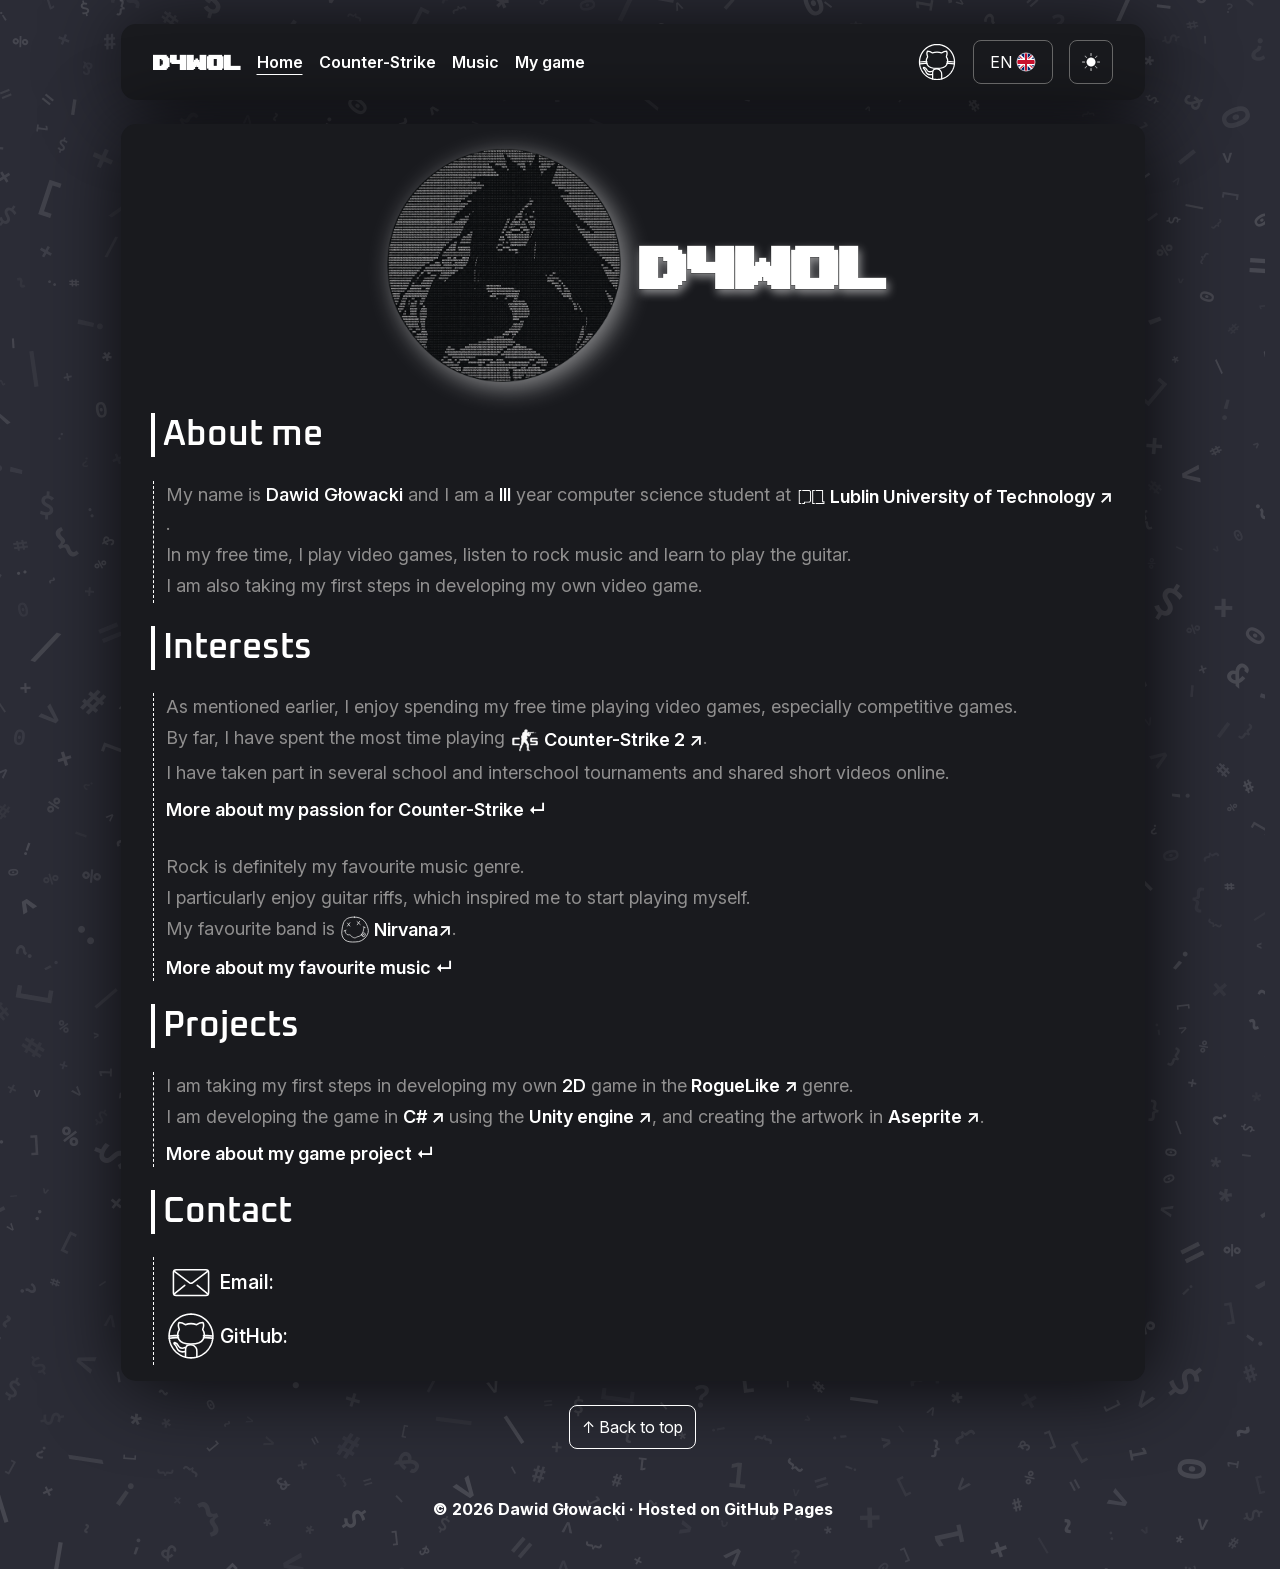
<file: index.html>
<!DOCTYPE html>
<html lang="en">
<head>
    <meta charset="UTF-8">
    <meta name="viewport" content="width=device-width, initial-scale=1.0">
    <link rel="preload" href="assets/fonts/InterVariable.ttf" as="font" type="font/ttf" crossorigin>
    <link rel="preload" href="assets/fonts/Oxanium-SemiBold.ttf" as="font" type="font/ttf" crossorigin>
    <link rel="preload" href="assets/fonts/upheavtt.ttf" as="font" type="font/ttf" crossorigin>
    <link rel="stylesheet" href="css/style.css?v=3">
    <link rel="alternate" hreflang="en" href="index.html">
    <link rel="alternate" hreflang="pl" href="pl/index.html">
    <link rel="alternate" hreflang="x-default" href="index.html">
    <script src="javaScript/storage.js"></script>
    <script src="javaScript/functions.js?v=2" defer></script>
    <title>Dawid Głowacki — Personal website</title>
</head>
<body>
    <header>
        <nav class="navbar" aria-label="Main navigation">
            <a class="navbar-brand" href="index.html">D4WOL</a>
            <button class="button navbar-menu-toggle" type="button" aria-expanded="false" aria-controls="navbar-links">Menu ▾</button>
            <ul id="navbar-links" class="navbar-links">
                <li><a href="index.html" aria-current="page">Home</a></li>
                <li><a href="cs.html">Counter-Strike</a></li>
                <li><a href="music.html">Music</a></li>
                <li><a href="mygame.html">My game</a></li>
            </ul>

            <div class="navbar-tools">
                <a  class="navbar-github" href="https://github.com/Dawoll" target="_blank" rel="noopener"
                    aria-label="My GitHub profile — opens in a new tab">
                    <span class="github-label">GitHub</span>
                    <img class="theme-icon" src="assets/icons/github_white_icon.svg" alt="">
                </a>

                <a class="button" id="language-toggle" href="pl/index.html" hreflang="pl" aria-label="Switch to Polish">
                    <span id="lang">EN</span> <img id="lang-icon" src="assets/icons/uk_white_icon.svg" alt="">
                </a>

                <button class="button-icon button" id="theme-toggle" type="button" aria-label="Change theme">
                    <img class="theme-icon" src="assets/icons/sun_static_white_icon.png" alt="">
                </button>
            </div>
        </nav>
    </header>
    <main>
        <div class = "page">
        <section class="profile">
            <img src = "assets/photos/profile_black_picture.png" alt="Profile picture" class = "profile-picture">
            <h1> D4WOL </h1>
        </section>

        <section id="about-me">
            <h2 class="section-title"> About me </h2>

            <div class="information">
                <p> My name is <span class="white-text">Dawid Głowacki</span> and I am a <span class="white-text">III</span>
                    year computer science student at
                    <a class="icon-text" href="https://pollub.pl/en/" target="_blank" rel="noopener">
                    <img class="theme-icon" src="assets/icons/pollub_white_icon.svg" alt=""> Lublin University of Technology ↗</a>. </p>
                <p> In my free time, I play video games, listen to rock music and learn to play the guitar. </p>
                <p> I am also taking my first steps in developing my own video game.</p>
            </div>

        </section>

        <section id = "interests">
            <h2 class="section-title"> Interests </h2>

            <div class="information">
                <p> As mentioned earlier, I enjoy spending my free time playing video games, especially competitive games. </p>
                <p> By far, I have spent the most time playing <a class="icon-text"
                    href="https://store.steampowered.com/app/730/CounterStrike_2/" target="_blank" rel="noopener">
                    <img class="theme-icon" src="assets/icons/cs_white_icon.svg" alt=""> Counter-Strike 2 ↗</a>. </p>
                <p> I have taken part in several school and interschool tournaments and shared short videos online. </p>
                <p class="moreInfo"> <a href = "cs.html"> More about my passion for Counter-Strike ↵</a> </p>

                <p> Rock is definitely my favourite music genre. </p>
                <p> I particularly enjoy guitar riffs, which inspired me to start playing myself. </p>
                <p> My favourite band is <a class="icon-text" href="https://open.spotify.com/artist/6olE6TJLqED3rqDCT0FyPh?si=Z2lgDo1pQneDaTebb05Caw"
                    target="_blank" rel="noopener">
                    <img class="theme-icon" src="assets/icons/nirvana_white_icon.svg" alt=""> Nirvana↗ </a>. </p>
                <p class="moreInfo"> <a href = "music.html"> More about my favourite music ↵</a> </p>
            </div>

        </section>

        <section id = "projects">
            <h2 class="section-title"> Projects </h2>

            <div class="information">
                <p> I am taking my first steps in developing my own <span class="white-text">2D</span>
                    game in the<a href="https://en.wikipedia.org/wiki/Roguelike" target="_blank" rel="noopener"> RogueLike ↗ </a>genre. </p>
                <p> I am developing the game in <a href="https://en.wikipedia.org/wiki/C_Sharp_(programming_language)" target="_blank" rel="noopener">
                    C# ↗ </a>
                    using the <a href = "https://en.wikipedia.org/wiki/Unity_(game_engine)" target="_blank" rel="noopener"> Unity engine ↗</a>,
                    and creating the artwork in <a href="https://en.wikipedia.org/wiki/Aseprite" target="_blank" rel="noopener"> Aseprite ↗</a>. </p>
                <p class="moreInfo"> <a href="mygame.html"> More about my game project ↵</a></p>
            </div>

        </section>

        <section id = "contact">
            <h2 class="section-title"> Contact </h2>

            <div class="information">

                <p class="iconArea contact-item" tabindex="0">
                    <img class="theme-icon Gmail-icon" src="assets/icons/gmail_white_icon.svg" alt="">
                    <span class="white-text">Email:</span>
                    <span class="email-copy" data-copy-hint="Click to copy!">
                        <button id="copy-email" data-copied="Copied!" data-copy-error="Could not copy the email address.
                        Please copy it manually." class="contact-value white-text"
                                type="button" aria-label="Copy email address">
                            dawid.glowacki1337@gmail.com
                        </button>
                    </span>
                </p>

                <p class="iconArea">
                    <a class="iconArea contact-item" href="https://github.com/Dawoll" target="_blank" rel="noopener">
                        <img class="theme-icon Github-icon" src="assets/icons/github_white_icon.svg" alt="">
                        <span class="white-text">GitHub:</span>
                        <span class="contact-value white-text">dawoll</span>
                    </a>
                </p>

            </div>

        </section>

        </div>
    </main>

    <button class="button back-to-top" type="button">↑ Back to top</button>

    <footer>
        <p><b>&copy; 2026 Dawid Głowacki </b> · Hosted on GitHub Pages</p>
    </footer>

</body>
</html>
</file>
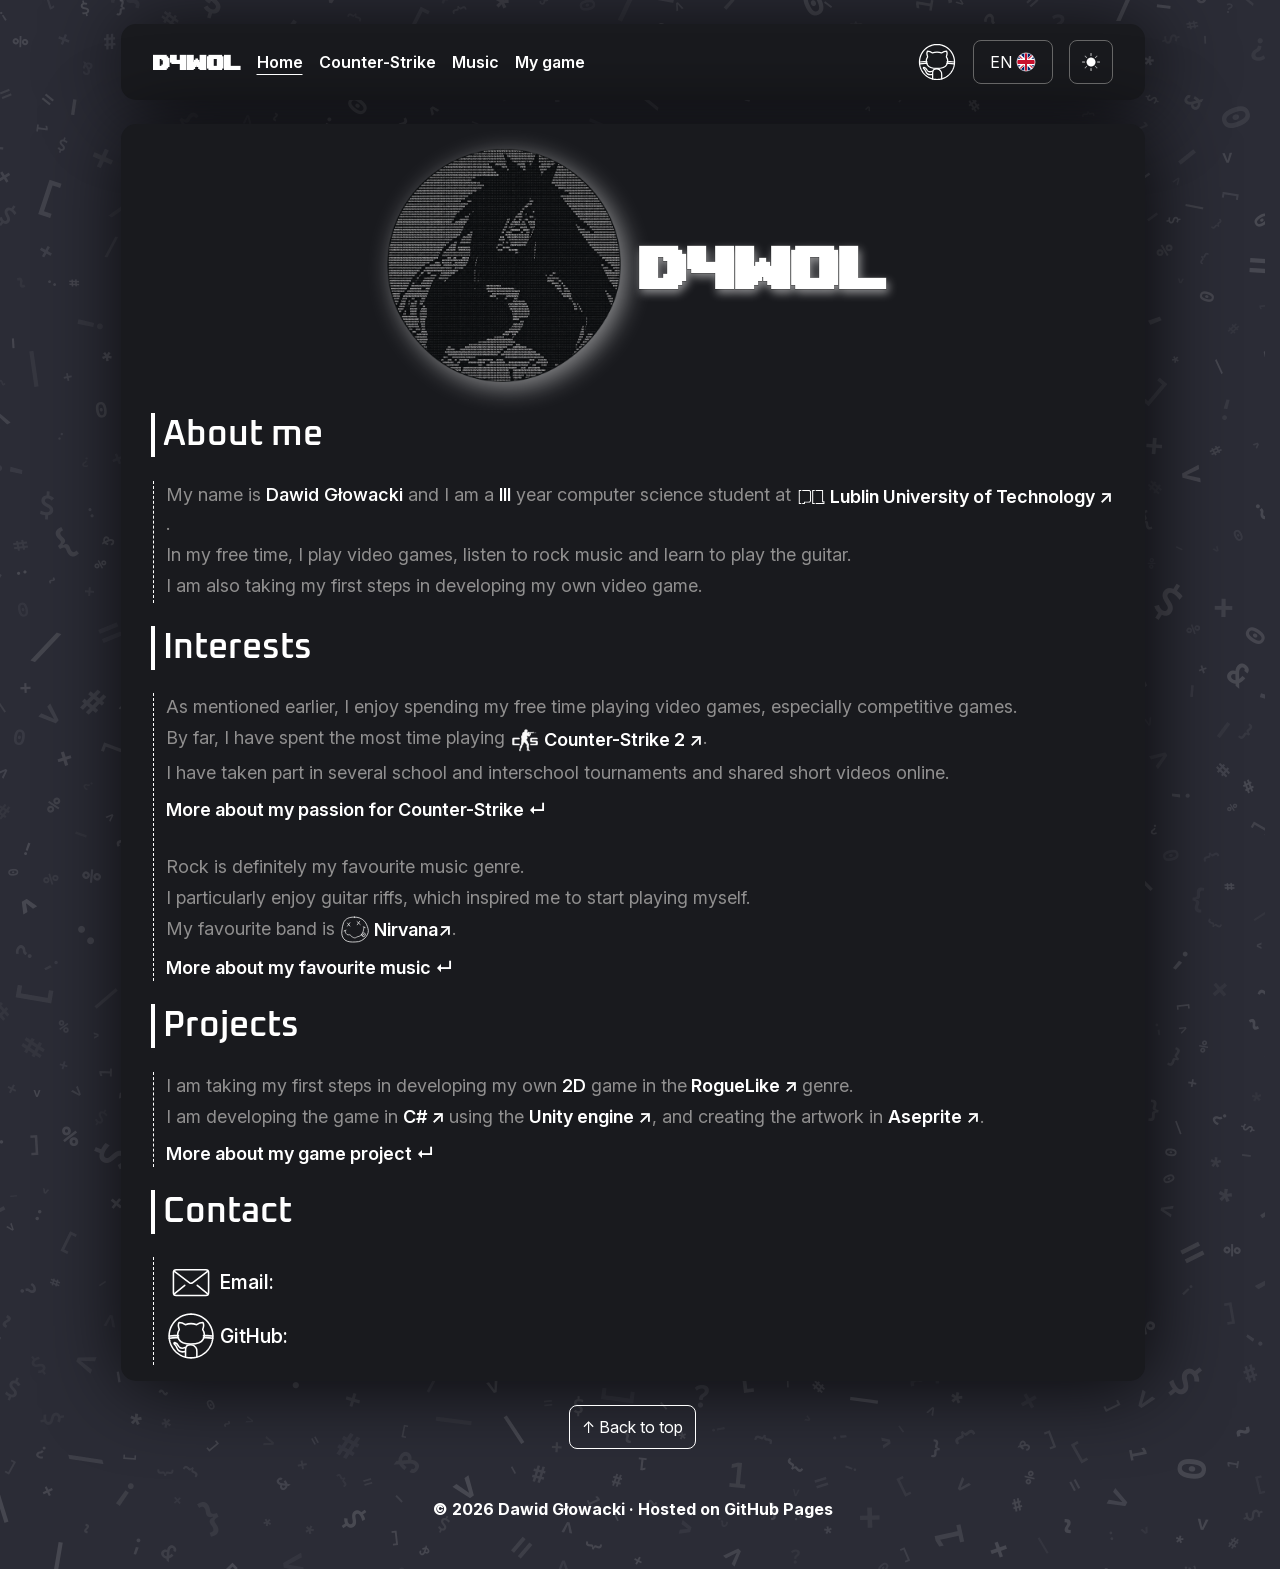
<file: pl/index.html>
<!DOCTYPE html>
<html lang="pl">
<head>
    <meta charset="UTF-8">
    <meta name="viewport" content="width=device-width, initial-scale=1.0">
    <link rel="preload" href="../assets/fonts/InterVariable.ttf" as="font" type="font/ttf" crossorigin>
    <link rel="preload" href="../assets/fonts/Oxanium-SemiBold.ttf" as="font" type="font/ttf" crossorigin>
    <link rel="preload" href="../assets/fonts/upheavtt.ttf" as="font" type="font/ttf" crossorigin>
    <link rel="stylesheet" href="../css/style.css?v=3">
    <link rel="alternate" hreflang="en" href="../index.html">
    <link rel="alternate" hreflang="pl" href="index.html">
    <link rel="alternate" hreflang="x-default" href="../index.html">
    <script src="../javaScript/storage.js"></script>
    <script src="../javaScript/functions.js?v=2" defer></script>
    <title>Dawid Głowacki — Strona osobista</title>
</head>
<body>
    <header>
        <nav class="navbar" aria-label="Nawigacja">
            <a class="navbar-brand" href="index.html">D4WOL</a>
            <button class="button navbar-menu-toggle" type="button" aria-expanded="false" aria-controls="navbar-links">Menu ▾</button>
            <ul id="navbar-links" class="navbar-links">
                <li><a href="index.html" aria-current="page">Start</a></li>
                <li><a href="cs.html">Counter-Strike</a></li>
                <li><a href="music.html">Muzyka</a></li>
                <li><a href="mygame.html">Moja gra</a></li>
            </ul>

            <div class="navbar-tools">
                <a  class="navbar-github" href="https://github.com/Dawoll" target="_blank" rel="noopener"
                    aria-label="Mój profil GitHub — otwiera nową kartę">
                    <span class="github-label">GitHub</span>
                    <img class="theme-icon" src="../assets/icons/github_white_icon.svg" alt="">
                </a>

                <a class="button" id="language-toggle" href="../index.html" hreflang="en" aria-label="Przełącz na angielski">
                    <span id="lang">PL</span> <img id="lang-icon" src="../assets/icons/pl_white_icon.svg" alt="">
                </a>

                <button class="button-icon button" id="theme-toggle" type="button" aria-label="Zmień motyw">
                    <img class="theme-icon" src="../assets/icons/sun_static_white_icon.png" alt="">
                </button>
            </div>
        </nav>
    </header>
    <main>
        <div class = "page">
        <section class="profile">
            <img src = "../assets/photos/profile_black_picture.png" alt="Zdjęcie profilowe" class = "profile-picture">
            <h1> D4WOL </h1>
        </section>

        <section id="about-me">
            <h2 class="section-title"> O mnie </h2>

            <div class="information">
                <p> Nazywam się <span class="white-text">Dawid Głowacki</span> i jestem studentem <span class="white-text"> III </span> roku informatyki na
                    <a class="icon-text" href="https://pollub.pl/" target="_blank" rel="noopener">
                    <img class="theme-icon" src="../assets/icons/pollub_white_icon.svg" alt=""> Politechnice Lubelskiej ↗</a>. </p>
                <p> W wolnym czasie gram w gry komputerowe, słucham muzyki rockowej i uczę się grać na gitarze. </p>
                <p> Stawiam również pierwsze kroki w tworzeniu własnej gry komputerowej.</p>
            </div>

        </section>

        <section id = "interests">
            <h2 class="section-title"> Zainteresowania </h2>

            <div class="information">
                <p> Jak wcześniej wspomniałem, lubię spędzać wolny czas grając w gry komputerowe w szczególności w gry Competetive. </p>
                <p> Zdecydowanie najwięcej czasu spędziłem w grze <a class="icon-text"
                    href="https://store.steampowered.com/app/730/CounterStrike_2/" target="_blank" rel="noopener">
                    <img class="theme-icon" src="../assets/icons/cs_white_icon.svg" alt=""> Counter-Strike 2 ↗</a>. </p>
                <p> Grałem w kilku turniejach zarówno szkolnych jak i międzyszkolnych, publikowałem także krótkie materiały w internecie. </p>
                <p class="moreInfo"> <a href = "cs.html"> Więcej o pasji do Counter-Strike ↵</a> </p>

                <p> Muzyka rockowa to zdecydowanie mój ulubiony gatunek muzyczny. </p>
                <p> Najbardziej cenie w niej riffy gitarowe dlatego sam też zaczałęm grać. </p>
                <p> A moim ulubionym zespołem muzycznym jest <a class="icon-text" href="https://open.spotify.com/artist/6olE6TJLqED3rqDCT0FyPh?si=Z2lgDo1pQneDaTebb05Caw" target="_blank" rel="noopener">
                    <img class="theme-icon" src="../assets/icons/nirvana_white_icon.svg" alt=""> Nirvana↗ </a>. </p>
                <p class="moreInfo"> <a href = "music.html"> Więcej o ulubionej muzyce ↵</a> </p>
            </div>

        </section>

        <section id = "projects">
            <h2 class="section-title"> Projekty </h2>

            <div class="information">
                <p> Stawiam pierwsze kroki w tworzeniu własnej gry <span class="white-text">2D</span>
                    , gatunku<a href="https://en.wikipedia.org/wiki/Roguelike" target="_blank" rel="noopener"> RogueLike ↗</a>. </p>
                <p> Swoją grę tworzę w <a href="https://en.wikipedia.org/wiki/C_Sharp_(programming_language)" target="_blank" rel="noopener"> języku C# ↗ </a>
                    na silniku <a href = "https://en.wikipedia.org/wiki/Unity_(game_engine)" target="_blank" rel="noopener"> Unity ↗</a>, a grafiki staram się tworzyć w programie <a href="https://en.wikipedia.org/wiki/Aseprite" target="_blank" rel="noopener"> Aseprite ↗</a>. </p>
                <p class="moreInfo"> <a href="mygame.html"> Więcej o projekcie mojej gry ↵</a></p>
            </div>

        </section>

        <section id = "contact">
            <h2 class="section-title"> Kontakt </h2>

            <div class="information">

                <p class="iconArea contact-item" tabindex="0">
                    <img class="theme-icon Gmail-icon" src="../assets/icons/gmail_white_icon.svg" alt="">
                    <span class="white-text">Email:</span>
                    <span class="email-copy" data-copy-hint="Kliknij, aby skopiować!">
                        <button id="copy-email" data-copied="Skopiowano!" data-copy-error="Nie udało się skopiować adresu e-mail. Skopiuj go ręcznie." class="contact-value white-text"
                                type="button" aria-label="Kopiuj adres e-mail">
                            dawid.glowacki1337@gmail.com
                        </button>
                    </span>
                </p>

                <p class="iconArea">
                    <a class="iconArea contact-item" href="https://github.com/Dawoll" target="_blank" rel="noopener">
                        <img class="theme-icon Github-icon" src="../assets/icons/github_white_icon.svg" alt="">
                        <span class="white-text">GitHub:</span>
                        <span class="contact-value white-text">dawoll</span>
                    </a>
                </p>

            </div>

        </section>

        </div>
    </main>

    <button class="button back-to-top" type="button">↑ Powrót na górę</button>

    <footer>
        <p><b>&copy; 2026 Dawid Głowacki </b> · Hosting: GitHub Pages</p>
    </footer>

</body>
</html>
</file>
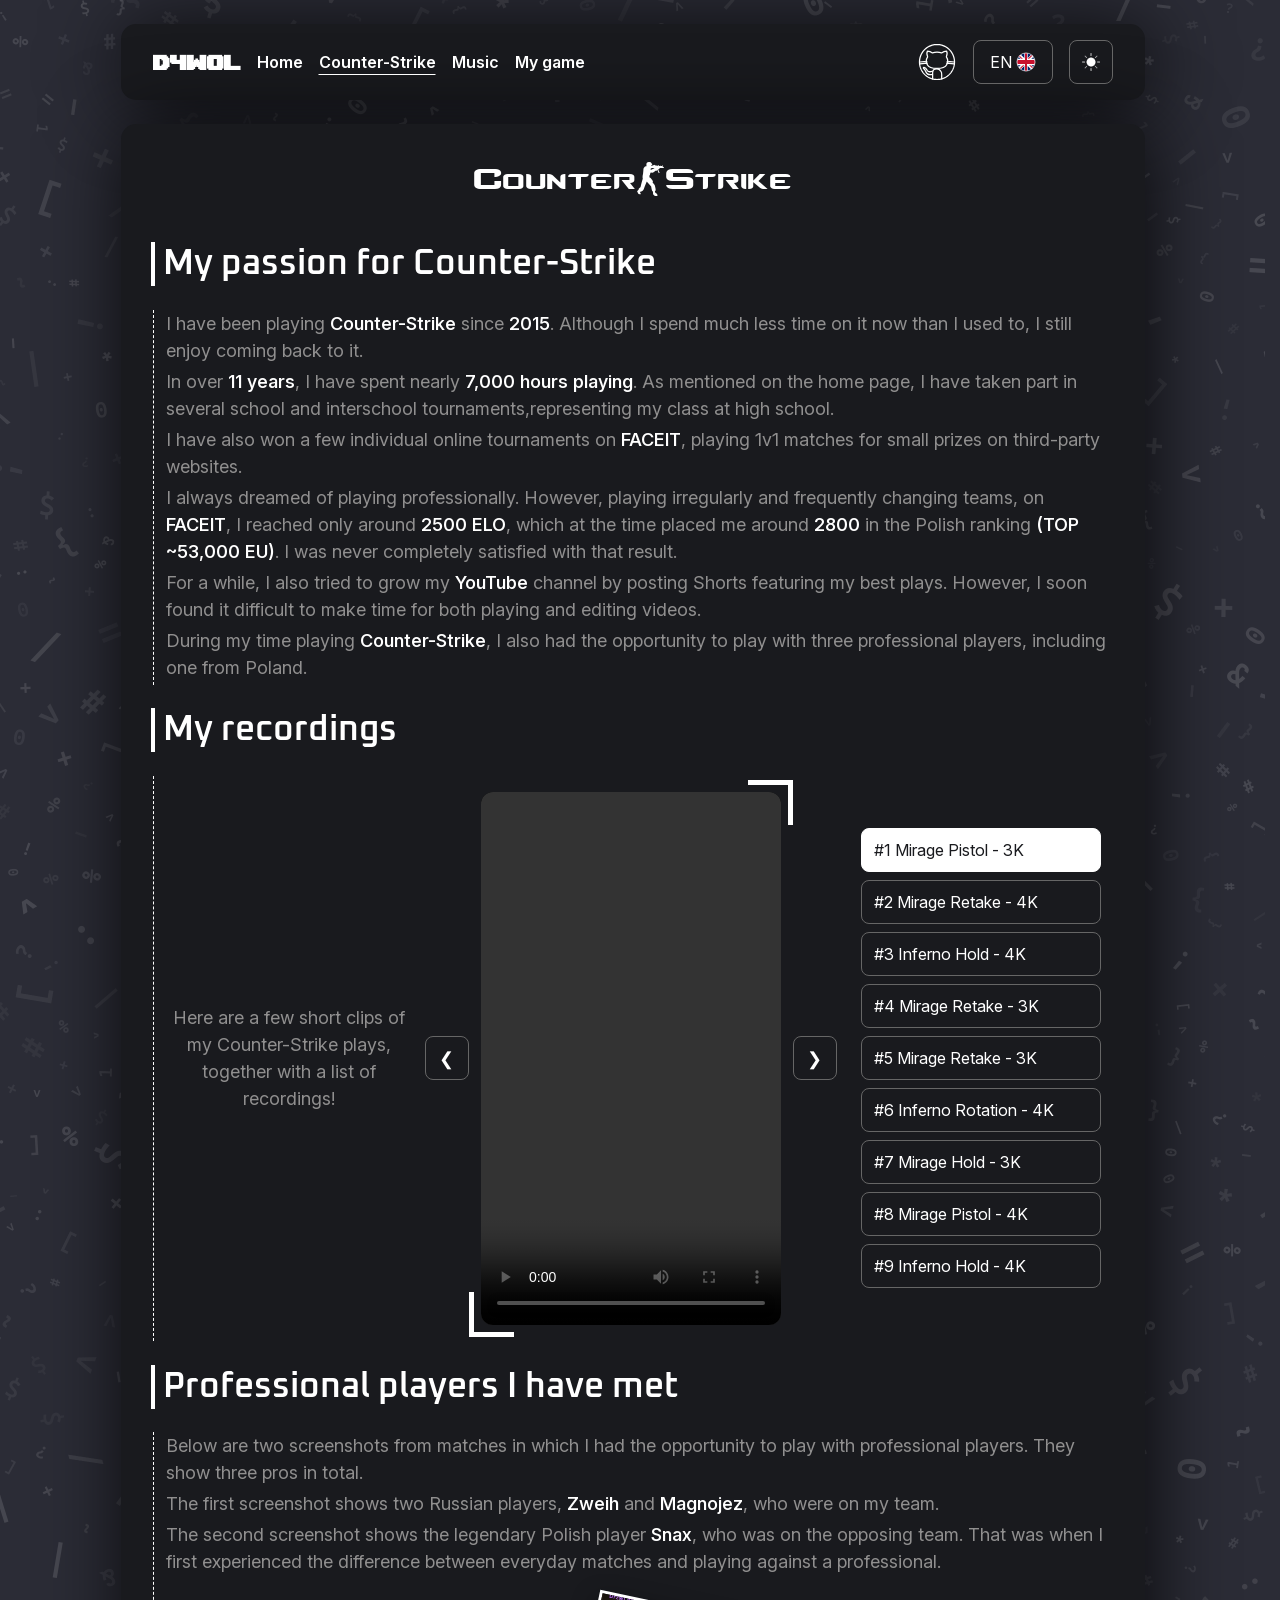
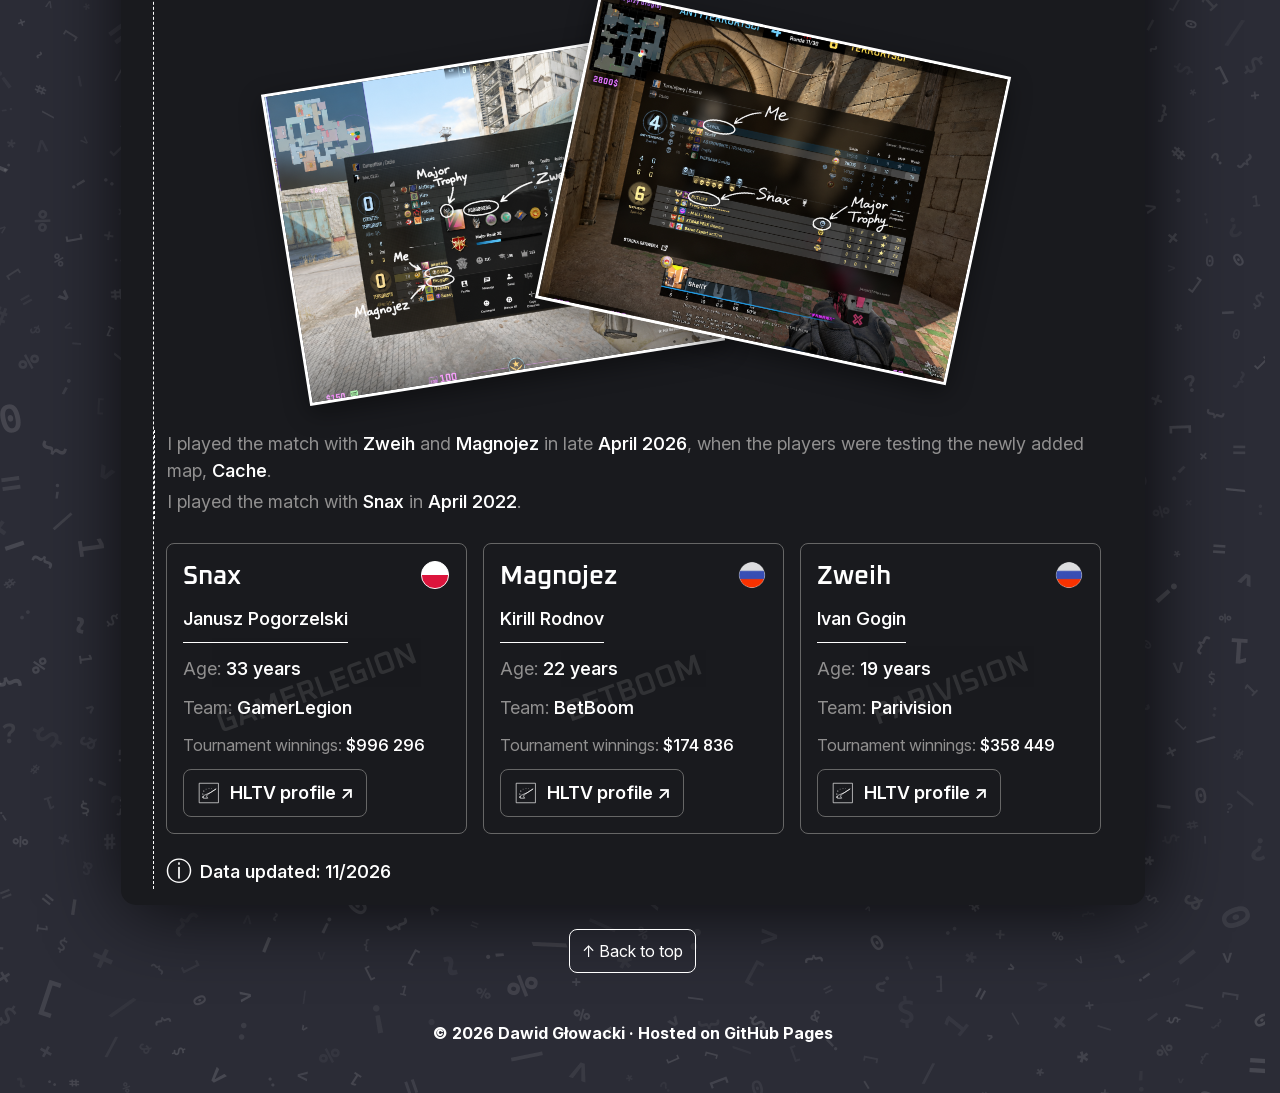
<file: cs.html>
<!DOCTYPE html>
<html lang="en">
<head>
    <meta charset="UTF-8">
    <meta name="viewport" content="width=device-width, initial-scale=1.0">
    <link rel="preload" href="assets/fonts/InterVariable.ttf" as="font" type="font/ttf" crossorigin>
    <link rel="preload" href="assets/fonts/Oxanium-SemiBold.ttf" as="font" type="font/ttf" crossorigin>
    <link rel="preload" href="assets/fonts/upheavtt.ttf" as="font" type="font/ttf" crossorigin>
    <link rel="preload" href="assets/fonts/cs_regular.ttf" as="font" type="font/ttf" crossorigin>
    <link rel="stylesheet" href="css/style.css?v=3">
    <link rel="alternate" hreflang="en" href="cs.html">
    <link rel="alternate" hreflang="pl" href="pl/cs.html">
    <link rel="alternate" hreflang="x-default" href="cs.html">
    <script src="javaScript/storage.js"></script>
    <script src="javaScript/functions.js?v=2" defer></script>
    <title>Dawid Głowacki — Counter-Strike</title>
</head>
<body>
    <header>
        <nav class="navbar" aria-label="Main navigation">
            <a class="navbar-brand" href="index.html">D4WOL</a>
            <button class="button navbar-menu-toggle" type="button" aria-expanded="false" aria-controls="navbar-links">Menu ▾</button>
            <ul id="navbar-links" class="navbar-links">
                <li><a href="index.html">Home</a></li>
                <li><a href="cs.html" aria-current="page"> Counter-Strike</a></li>
                <li><a href="music.html">Music</a></li>
                <li><a href="mygame.html">My game</a></li>
            </ul>

            <div class="navbar-tools">
                <a  class="navbar-github" href="https://github.com/Dawoll" target="_blank" rel="noopener"
                    aria-label="My GitHub profile — opens in a new tab">
                    <span class="github-label">GitHub</span>
                    <img class="theme-icon" src="assets/icons/github_white_icon.svg" alt="">
                </a>

                <a class="button" id="language-toggle" href="pl/cs.html" hreflang="pl" aria-label="Switch to Polish">
                    <span id="lang">EN</span> <img id="lang-icon" src="assets/icons/uk_white_icon.svg" alt="">
                </a>

                <button class="button-icon button" id="theme-toggle" type="button" aria-label="Change theme">
                    <img class="theme-icon" src="assets/icons/sun_static_white_icon.png" alt="">
                </button>
            </div>
        </nav>
    </header>

    <main>
        <div class="page">
            <section class="subpage-header cs-header">
                <h1>Counter-Strike</h1>
            </section>

            <section>
                <h2 class="section-title"> My passion for Counter-Strike </h2>
                <div class="information">
                    <p> I have been playing <span class="white-text">Counter-Strike </span> since <span class="white-text"> 2015</span>.
                        Although I spend much less time on it now than I used to, I still enjoy coming back to it.</p>
                    <p> In over <span class="white-text"> 11 years</span>, I have spent nearly <span class="white-text">
                        7,000 hours playing</span>. As mentioned on the home page, I have taken part in several school and
                        interschool tournaments,representing my class at high school. </p>
                    <p> I have also won a few individual online tournaments on <span class="white-text"> FACEIT</span>,
                        playing 1v1 matches for small prizes on third-party websites. </p>
                    <p> I always dreamed of playing professionally. However, playing irregularly and frequently changing teams,
                        on <span class="white-text"> FACEIT</span>, I reached only around
                        <span class="white-text"> 2500 ELO</span>, which at the time placed me around
                        <span class="white-text"> 2800 </span> in the Polish ranking <span class="white-text">
                            (TOP ~53,000 EU)</span>. I was never completely satisfied with that result.</p>
                    <p> For a while, I also tried to grow my <span class="white-text"> YouTube </span>channel 
                        by posting Shorts featuring my best plays. However, I soon found it difficult to make 
                        time for both playing and editing videos.</p>
                    <p> During my time playing <span class="white-text"> Counter-Strike</span>, I also had the 
                        opportunity to play with three professional players, including one from Poland.</p>
                </div>
            </section>

            <section aria-labelledby="recordings-title">
            <h2 id="recordings-title" class="section-title">My recordings</h2>
                <div class="information recordings-content">
                    <div class="recordings-intro">
                        <p> Here are a few short clips of my Counter-Strike plays, together with a list of recordings! </p>
                    </div>
                    <div class="recordings-layout">
                    <div class="video-carousel">
                        <button class="button-icon button" id="previous-video" type="button" aria-label="Previous video">❮</button>

                        <div class="video-frame">
                            <video id="short-video" controls playsinline preload="metadata">
                                <source src="assets/videos/yt_video_1.mp4" type="video/mp4">
                            </video>
                        </div>

                        <button class="button-icon button" id="next-video" type="button" aria-label="Next video">❯</button>
                    </div>

                    <div class="video-tabs" role="group" aria-label="Choose a recording"></div>
                    </div>
                </div>
            </section>

            <section id="Gallery">
            <h2 class="section-title"> Professional players I have met </h2>
                <div class="information">
                    <p> Below are two screenshots from matches in which I had the opportunity to play with professional players.
                        They show three pros in total. </p>
                    <p> The first screenshot shows two Russian players, <span class="white-text">Zweih</span> and
                        <span class="white-text">Magnojez</span>, who were on my team. </p>
                    <p> The second screenshot shows the legendary Polish player <span class="white-text">Snax</span>,
                        who was on the opposing team. That was when I first experienced the difference between everyday
                        matches and playing against a professional.</p>
                    <div class="gallery-stack">
                        <button type="button" aria-label="Enlarge the screenshot with Zweih and Magnojez" aria-haspopup="dialog">
                            <img src="assets/photos/zweih_magnojez.png" alt="Match with Zweih and Magnojez">
                        </button>
                        <button type="button" aria-label="Enlarge the screenshot with Snax" aria-haspopup="dialog">
                            <img src="assets/photos/snax.png" alt="Match with Snax">
                        </button>
                    </div>
                    <div class="information">
                        <p> I played the match with <span class="white-text">Zweih</span> and <span class="white-text">Magnojez</span>
                            in late <Span class="white-text">April 2026</Span>, when the players were testing the newly added map,
                            <Span class="white-text">Cache</Span>.</p>
                        <p> I played the match with <span class="white-text"> Snax </span>
                            in <Span class="white-text">April 2022</Span>.</p>

                    </div>
                    <div class="player-cards">
                        <article class="player-card team-gamerlegion">
                            <span class="player-flag">
                                <img src="assets/icons/pl_white_icon.svg" alt="Poland">
                                <img class="flag-light" src="assets/icons/pl_black_icon.svg" alt="Poland">
                            </span>
                            <h3>Snax</h3>
                            <p class="white-text player-name">Janusz Pogorzelski</p>
                            <p>Age: <span class="white-text"> 33 years </span> </p>
                            <p>Team: <span class="white-text"> GamerLegion </span></p>
                            <p class="player-winnings">Tournament winnings: <span class="white-text"> $996 296 </span></p>
                            <a href="https://www.hltv.org/player/2553/snax" target="_blank" rel="noopener"
                               aria-label="Snax&#x27;s HLTV profile — opens in a new tab">
                               <img src="assets/icons/htlv_white_icon.svg" alt="">HLTV profile ↗</a>
                        </article>
                        <article class="player-card team-betboom">
                            <span class="player-flag">
                                <img src="assets/icons/ru_white_icon.png" alt="Russia">
                                <img class="flag-light" src="assets/icons/ru_black_icon.png" alt="Russia">
                            </span>
                            <h3>Magnojez</h3>
                            <p class="white-text player-name">Kirill Rodnov</p>
                            <p>Age: <span class="white-text"> 22 years </span> </p>
                            <p>Team: <span class="white-text"> BetBoom </span></p>
                            <p class="player-winnings">Tournament winnings: <span class="white-text"> $174 836 </span></p>
                            <a href="https://www.hltv.org/player/21667/magnojez" target="_blank" rel="noopener"
                               aria-label="Magnojez&#x27;s HLTV profile — opens in a new tab">
                               <img src="assets/icons/htlv_white_icon.svg" alt="">HLTV profile ↗</a>
                        </article>
                        <article class="player-card team-parivision">
                            <span class="player-flag">
                                <img src="assets/icons/ru_white_icon.png" alt="Russia">
                                <img class="flag-light" src="assets/icons/ru_black_icon.png" alt="Russia">
                            </span>
                            <h3>Zweih</h3>
                            <p class="white-text player-name">Ivan Gogin</p>
                            <p>Age: <span class="white-text"> 19 years </span> </p>
                            <p>Team: <span class="white-text"> Parivision </span></p>
                            <p class="player-winnings">Tournament winnings: <span class="white-text"> $358 449 </span></p>
                            <a href="https://www.hltv.org/player/23685/zweih" target="_blank" rel="noopener"
                               aria-label="Zweih&#x27;s HLTV profile — opens in a new tab">
                               <img src="assets/icons/htlv_white_icon.svg" alt="">HLTV profile ↗</a>
                        </article>
                    </div>
                    <p class="data-update white-text">
                        <span>ⓘ</span> Data updated: 11/2026
                    </p>
                </div>

            </section>

        </div>
    </main>

    <dialog id="gallery-dialog" aria-label="Enlarged gallery screenshot">
        <form method="dialog">
            <button class="button-icon gallery-close" type="submit" aria-label="Close image" autofocus>×</button>
        </form>
        <img id="gallery-preview" src="assets/photos/zweih_magnojez.png" alt="">
    </dialog>

    <button class="button back-to-top" type="button">↑ Back to top</button>

    <footer>
        <p><b>&copy; 2026 Dawid Głowacki </b> · Hosted on GitHub Pages</p>
    </footer>

</body>
</html>
</file>
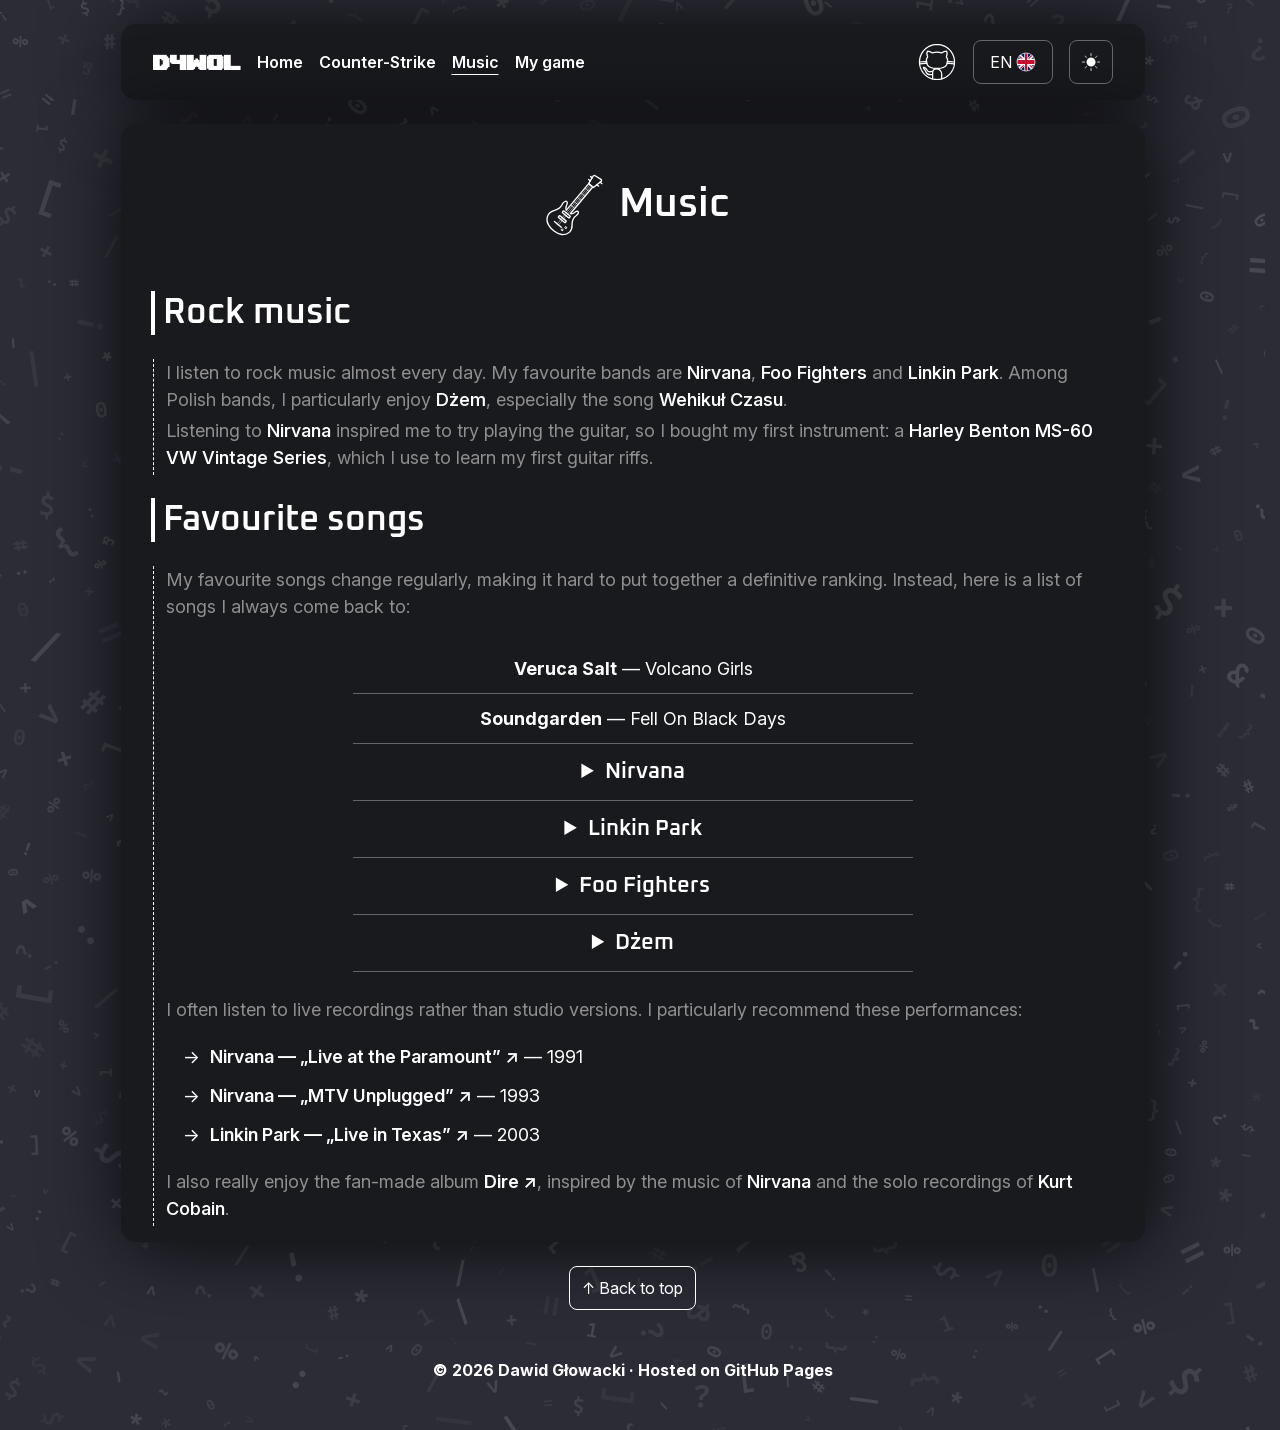
<file: music.html>
<!DOCTYPE html>
<html lang="en">
<head>
    <meta charset="UTF-8">
    <meta name="viewport" content="width=device-width, initial-scale=1.0">
    <link rel="preload" href="assets/fonts/InterVariable.ttf" as="font" type="font/ttf" crossorigin>
    <link rel="preload" href="assets/fonts/Oxanium-SemiBold.ttf" as="font" type="font/ttf" crossorigin>
    <link rel="preload" href="assets/fonts/upheavtt.ttf" as="font" type="font/ttf" crossorigin>
    <link rel="stylesheet" href="css/style.css?v=3">
    <link rel="alternate" hreflang="en" href="music.html">
    <link rel="alternate" hreflang="pl" href="pl/music.html">
    <link rel="alternate" hreflang="x-default" href="music.html">
    <script src="javaScript/storage.js"></script>
    <script src="javaScript/functions.js?v=2" defer></script>
    <title>Dawid Głowacki — Music</title>
</head>
<body>
    <header>
        <nav class="navbar" aria-label="Main navigation">
            <a class="navbar-brand" href="index.html">D4WOL</a>
            <button class="button navbar-menu-toggle" type="button" aria-expanded="false" aria-controls="navbar-links">Menu ▾</button>
            <ul id="navbar-links" class="navbar-links">
                <li><a href="index.html">Home</a></li>
                <li><a href="cs.html">Counter-Strike</a></li>
                <li><a href="music.html" aria-current="page">Music</a></li>
                <li><a href="mygame.html">My game</a></li>
            </ul>

            <div class="navbar-tools">
                <a  class="navbar-github" href="https://github.com/Dawoll" target="_blank" rel="noopener"
                    aria-label="My GitHub profile — opens in a new tab">
                    <span class="github-label">GitHub</span>
                    <img class="theme-icon" src="assets/icons/github_white_icon.svg" alt="">
                </a>

                <a class="button" id="language-toggle" href="pl/music.html" hreflang="pl" aria-label="Switch to Polish">
                    <span id="lang">EN</span> <img id="lang-icon" src="assets/icons/uk_white_icon.svg" alt="">
                </a>

                <button class="button-icon button" id="theme-toggle" type="button" aria-label="Change theme">
                    <img class="theme-icon" src="assets/icons/sun_static_white_icon.png" alt="">
                </button>
            </div>
        </nav>
    </header>

    <main>
        <div class = "page">
            <section class="subpage-header">
                <img class="theme-icon" src="assets/icons/music_white_icon.svg" alt="">
                <h1>Music</h1>
            </section>

            <section>
                <h2 class="section-title"> Rock music </h2>
                <div class="information">
                    <p>I listen to rock music almost every day. My favourite bands are <span class="white-text">Nirvana</span>,
                        <span class="white-text"> Foo Fighters </span> and <span class="white-text">Linkin Park</span>.
                        Among Polish bands, I particularly enjoy <span class="white-text">Dżem</span>, especially the song
                        <span class="white-text">Wehikuł Czasu</span>.</p>
                    <p> Listening to <span class="white-text"> Nirvana </span> inspired me to try playing the guitar, so
                        I bought my first instrument: a <span class="white-text"> Harley Benton MS-60 VW Vintage Series</span>,
                        which I use to learn my first guitar riffs. </p>
                </div>
            </section>
            <section>
                <h2 class="section-title"> Favourite songs </h2>
                <div class="information">
                        <p> My favourite songs change regularly, making it hard to put together a definitive ranking. Instead,
                            here is a list of songs I always come back to:</p>
                        <ul class="song-groups">
                            <li>
                                <strong>Veruca Salt</strong> — Volcano Girls
                            </li>
                            <li>
                                <strong>Soundgarden</strong> — Fell On Black Days
                            </li>
                            <li>
                                <details>
                                    <summary>Nirvana</summary>
                                    <ul>
                                        <li>Poison&#x27;s Gone - Kurt Cobain (solo)</li>
                                        <li>You Know You're Right</li>
                                        <li>Verse Chorus Verse</li>
                                        <li>Lounge Act</li>
                                        <li>Talk To Me</li>
                                        <li>Aneurysm</li>
                                        <li>R*pe Me</li>
                                        <li>Lithium</li>
                                        <li>Blew</li>
                                    </ul>
                                </details>
                            </li>
                            <li>
                                <details>
                                    <summary>Linkin Park</summary>
                                    <ul>
                                        <li>A Place for My Head</li>
                                        <li>What I've Done</li>
                                        <li>QWERTY</li>
                                        <li>Blackout</li>
                                    </ul>
                                </details>
                            </li>
                            <li>
                                <details>
                                    <summary>Foo Fighters</summary>
                                    <ul>
                                        <li>Best of You</li>
                                        <li>Big Me</li>
                                    </ul>
                                </details>
                            </li>
                            <li>
                                <details>
                                    <summary>Dżem</summary>
                                    <ul>
                                        <li>Jak malowany ptak</li>
                                        <li>Wehikuł czasu</li>
                                        <li>Harley mój</li>
                                        <li>Whisky</li>
                                    </ul>
                                </details>
                            </li>
                        </ul>
                        <p> I often listen to live recordings rather than studio versions. I particularly recommend these performances: </p>
                        <ul class="concert-list">
                            <li><a href="https://www.youtube.com/watch?v=sqNBnuxKRbg&list=PL8vlRieH2oWmWnV42soc80XD5EvxxWPY8" target="_blank" rel="noopener">Nirvana — „Live at the Paramount” ↗</a> — 1991</li>
                            <li><a href="https://www.youtube.com/watch?v=BgiYcRV8Q5E" target="_blank" rel="noopener">Nirvana — „MTV Unplugged” ↗</a> — 1993</li>
                            <li><a href="https://www.youtube.com/watch?v=7Mxg4VkkRRI" target="_blank" rel="noopener">Linkin Park — „Live in Texas” ↗</a> — 2003</li>
                        </ul>
                        <p> I also really enjoy the fan-made album <a href="https://www.youtube.com/watch?v=ew23e-hwMvo" target="_blank" rel="noopener">Dire ↗</a>, inspired by the music of <span class="white-text"> Nirvana </span> and the solo recordings of
                        <span class="white-text"> Kurt Cobain</span>. </p>
                </div>
            </section>

        </div>
    </main>

    <button class="button back-to-top" type="button">↑ Back to top</button>

    <footer>
        <p><b>&copy; 2026 Dawid Głowacki </b> · Hosted on GitHub Pages</p>
    </footer>

</body>
</html>
</file>
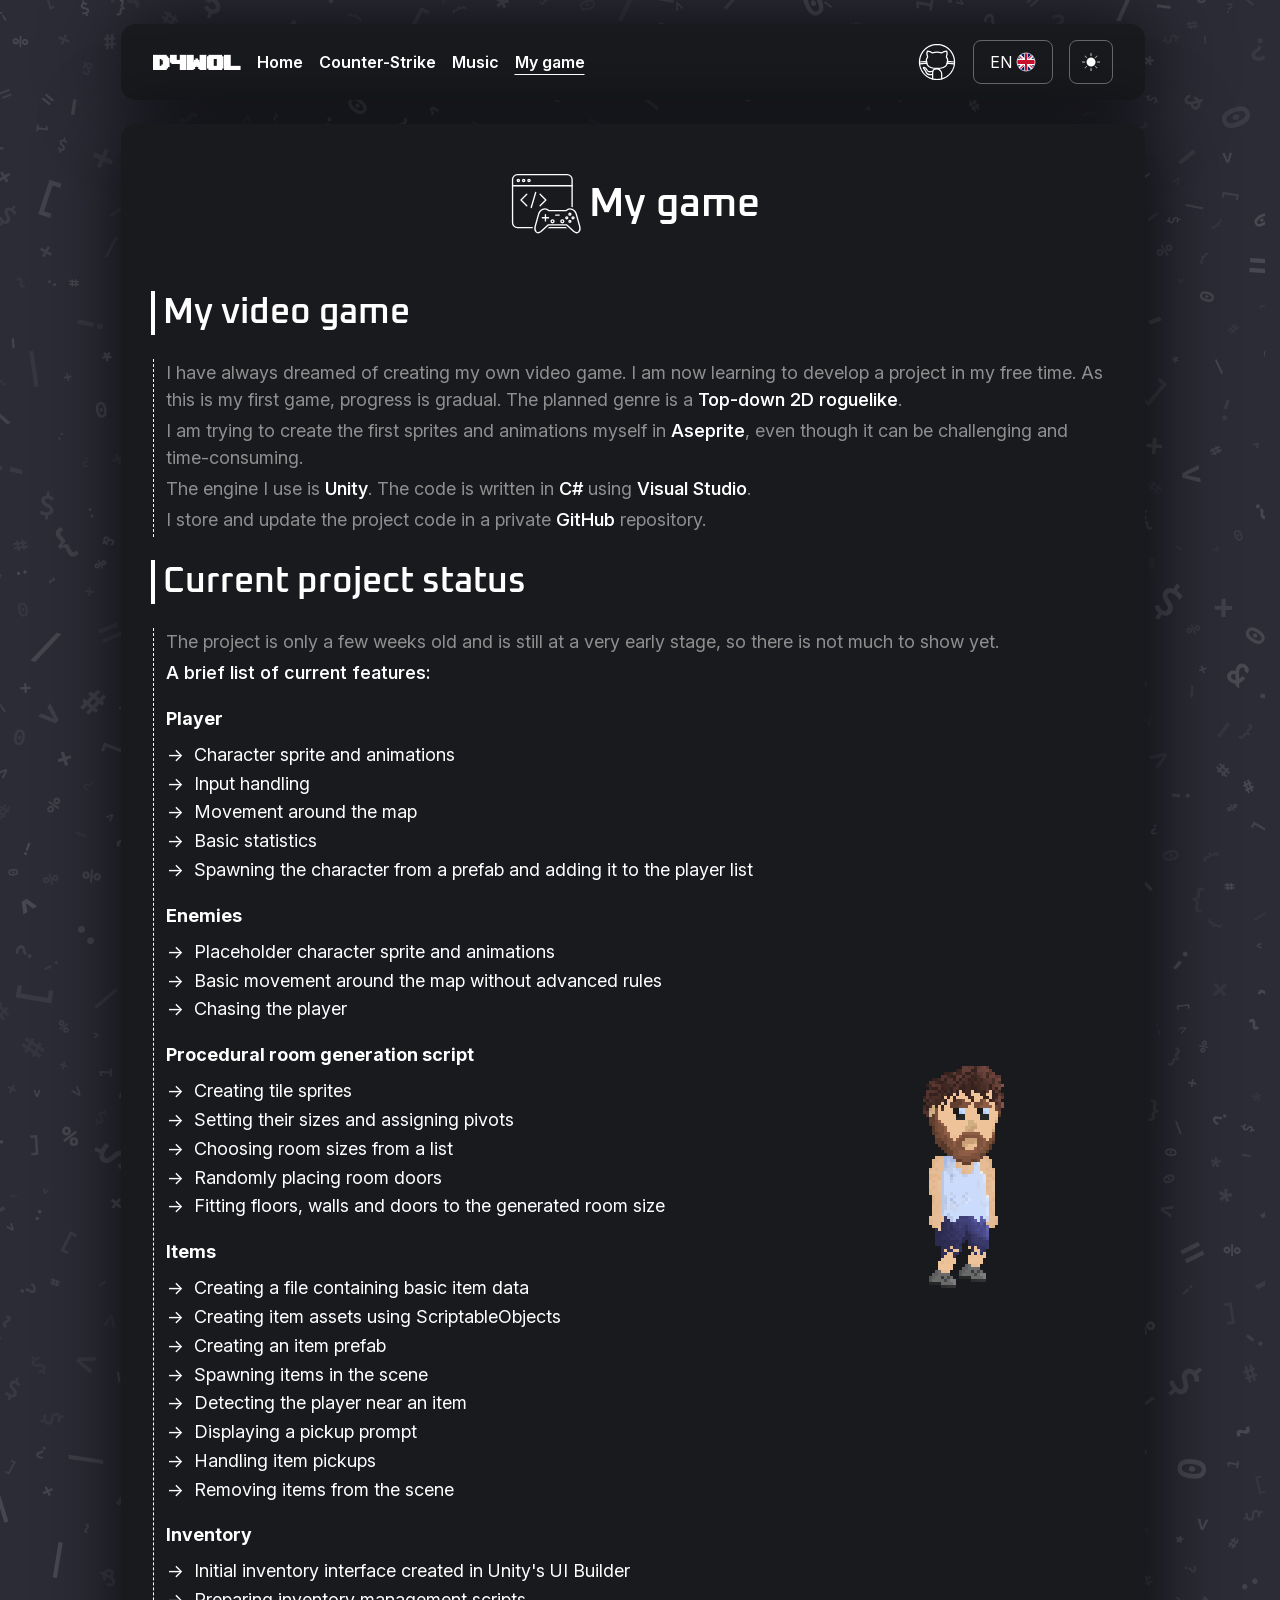
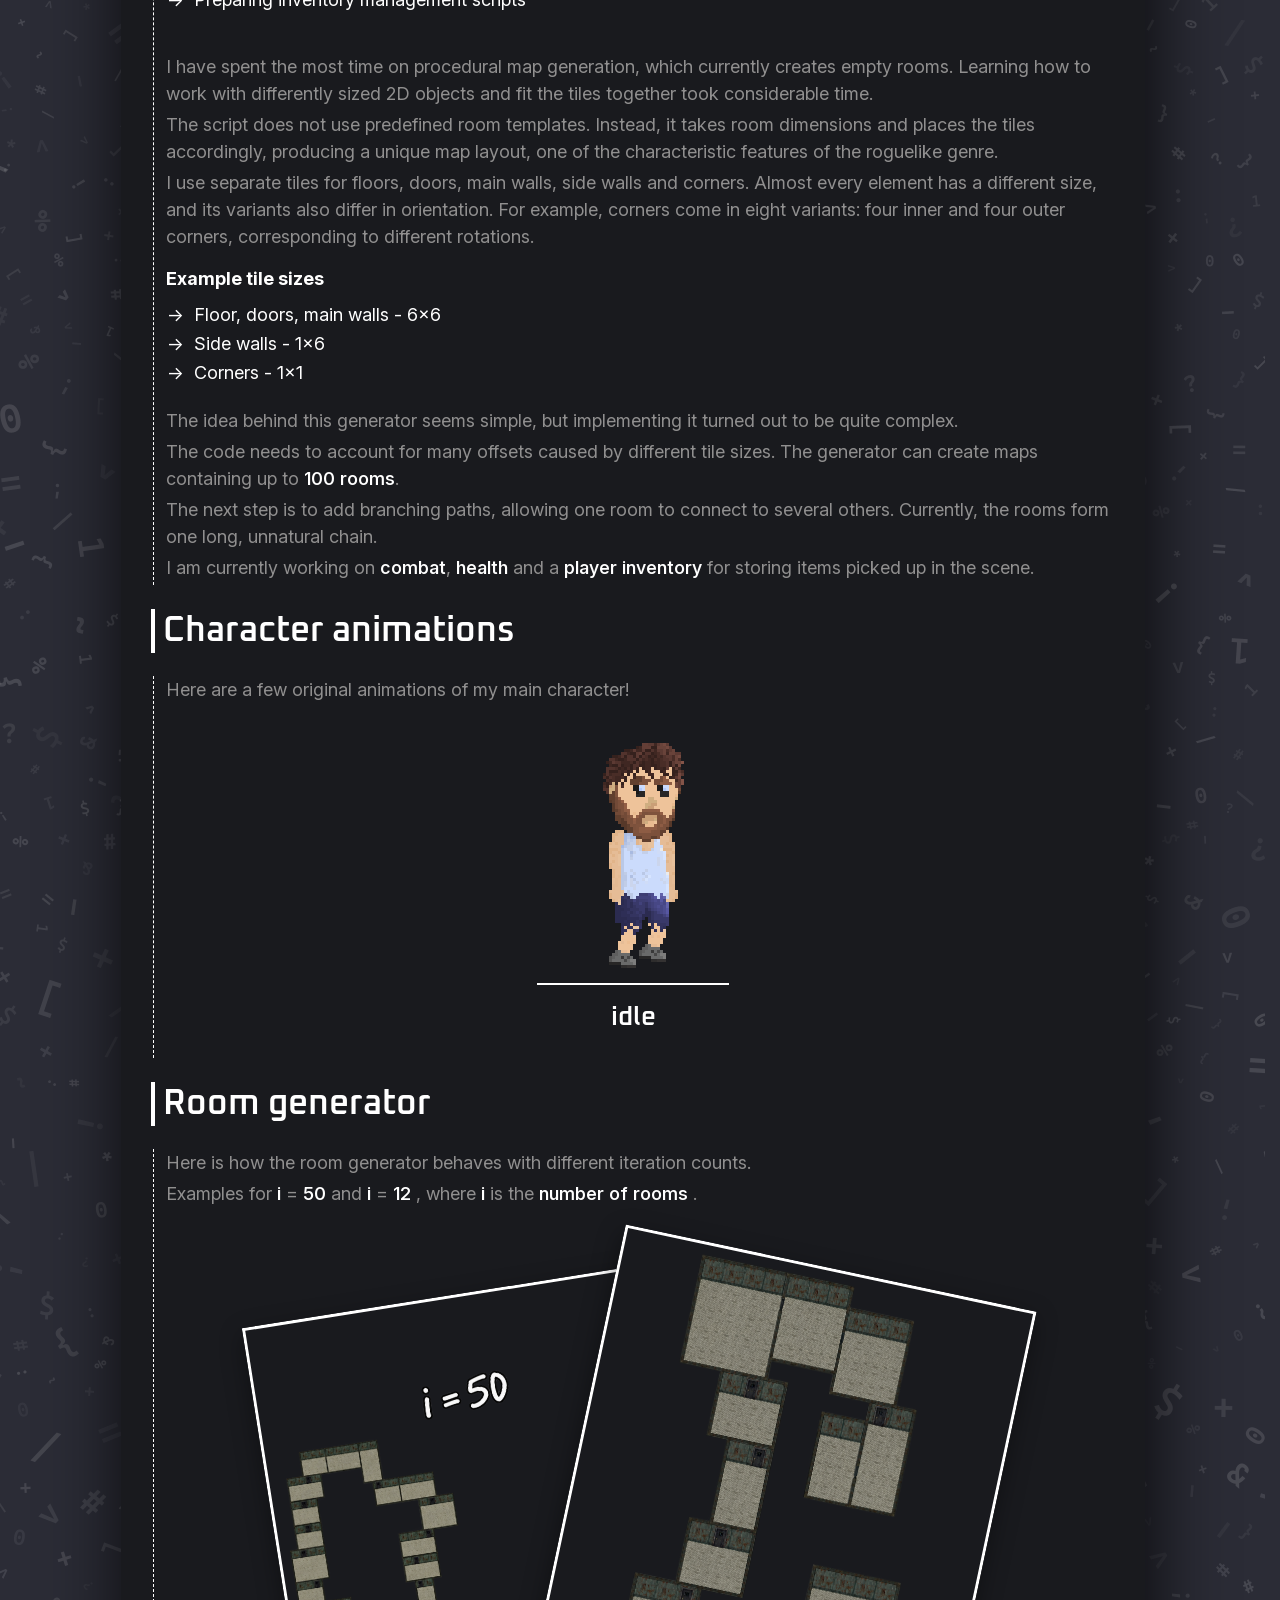
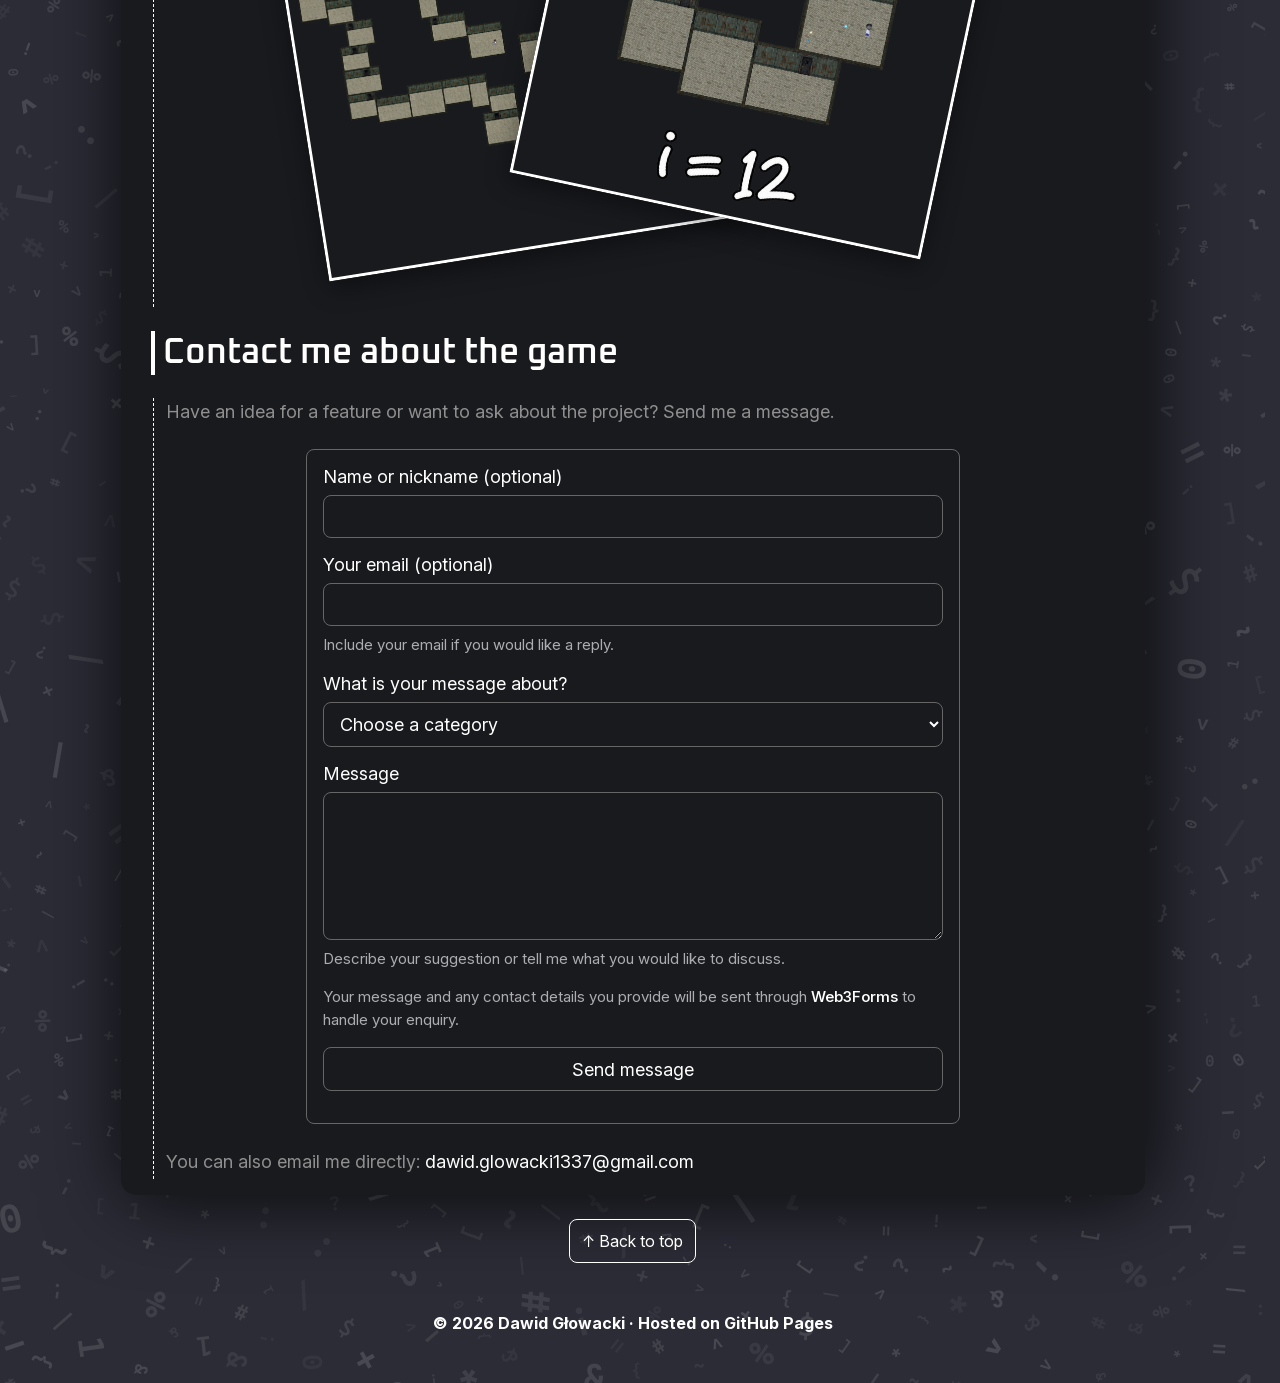
<file: mygame.html>
<!DOCTYPE html>
<html lang="en">
<head>
    <meta charset="UTF-8">
    <meta name="viewport" content="width=device-width, initial-scale=1.0">
    <link rel="preload" href="assets/fonts/InterVariable.ttf" as="font" type="font/ttf" crossorigin>
    <link rel="preload" href="assets/fonts/Oxanium-SemiBold.ttf" as="font" type="font/ttf" crossorigin>
    <link rel="preload" href="assets/fonts/upheavtt.ttf" as="font" type="font/ttf" crossorigin>
    <link rel="stylesheet" href="css/style.css?v=3">
    <link rel="alternate" hreflang="en" href="mygame.html">
    <link rel="alternate" hreflang="pl" href="pl/mygame.html">
    <link rel="alternate" hreflang="x-default" href="mygame.html">
    <script src="javaScript/storage.js"></script>
    <script src="javaScript/functions.js?v=2" defer></script>
    <script src="javaScript/contact.js" defer></script>
    <title>Dawid Głowacki — My game</title>
</head>
<body>
    <header>
        <nav class="navbar" aria-label="Main navigation">
            <a class="navbar-brand" href="index.html">D4WOL</a>
            <button class="button navbar-menu-toggle" type="button" aria-expanded="false" aria-controls="navbar-links">Menu ▾</button>
            <ul id="navbar-links" class="navbar-links">
                <li><a href="index.html">Home</a></li>
                <li><a href="cs.html">Counter-Strike</a></li>
                <li><a href="music.html">Music</a></li>
                <li><a href="mygame.html" aria-current="page">My game</a></li>
            </ul>

            <div class="navbar-tools">
                <a  class="navbar-github" href="https://github.com/Dawoll" target="_blank" rel="noopener"
                    aria-label="My GitHub profile — opens in a new tab">
                    <span class="github-label">GitHub</span>
                    <img class="theme-icon" src="assets/icons/github_white_icon.svg" alt="">
                </a>

                <a class="button" id="language-toggle" href="pl/mygame.html" hreflang="pl" aria-label="Switch to Polish">
                    <span id="lang">EN</span> <img id="lang-icon" src="assets/icons/uk_white_icon.svg" alt="">
                </a>

                <button class="button-icon button" id="theme-toggle" type="button" aria-label="Change theme">
                    <img class="theme-icon" src="assets/icons/sun_static_white_icon.png" alt="">
                </button>
            </div>
        </nav>
    </header>

    <main>
        <div class = "page">
            <section class="subpage-header">
                <img class="theme-icon" src="assets/icons/game_white_icon.svg" alt="">
                <h1>My game</h1>
            </section>

            <section>
                <h2 class="section-title"> My video game </h2>
                <div class="information">
                    <p> I have always dreamed of creating my own video game. I am now learning to develop a project in my free time.
                        As this is my first game, progress is gradual. The planned genre is a <span class="white-text"> Top-down 2D roguelike</span>. </p>
                    <p> I am trying to create the first sprites and animations myself in <span class="white-text">Aseprite</span>, even though it can be
                        challenging and time-consuming. </p>
                    <p> The engine I use is <span class="white-text">Unity</span>. The code is written in
                    <span class="white-text">C#</span> using <span class="white-text">Visual Studio</span>. </p>
                    <p> I store and update the project code in a private <span class="white-text">GitHub</span> repository. </p>
                </div>
            </section>

            <section>
                <h2 class="section-title"> Current project status </h2>
                <div class="information">
                    <p> The project is only a few weeks old and is still at a very early stage, so there is not much to show yet. </p>
                    <p><strong class="white-text">A brief list of current features:</strong></p>
                    <div class="features-overview">
                        <ul class="project-features">
                            <li><strong>Player</strong>
                                <ul>
                                    <li>Character sprite and animations</li>
                                    <li>Input handling</li>
                                    <li>Movement around the map </li>
                                    <li>Basic statistics</li>
                                    <li>Spawning the character from a prefab and adding it to the player list</li>
                                </ul>
                            </li>
                            <li><strong>Enemies</strong>
                                <ul>
                                    <li>Placeholder character sprite and animations</li>
                                    <li>Basic movement around the map without advanced rules</li>
                                    <li>Chasing the player</li>
                                </ul>
                            </li>
                            <li><strong>Procedural room generation script</strong>
                                <ul>
                                    <li>Creating tile sprites</li>
                                    <li>Setting their sizes and assigning pivots</li>
                                    <li>Choosing room sizes from a list</li>
                                    <li>Randomly placing room doors</li>
                                    <li>Fitting floors, walls and doors to the generated room size</li>
                                </ul>
                            </li>
                            <li><strong>Items</strong>
                                <ul>
                                    <li>Creating a file containing basic item data</li>
                                    <li>Creating item assets using ScriptableObjects</li>
                                    <li>Creating an item prefab</li>
                                    <li>Spawning items in the scene</li>
                                    <li>Detecting the player near an item</li>
                                    <li>Displaying a pickup prompt</li>
                                    <li>Handling item pickups</li>
                                    <li>Removing items from the scene</li>
                                </ul>
                            </li>
                            <li><strong>Inventory</strong>
                                <ul>
                                    <li>Initial inventory interface created in Unity&#x27;s UI Builder</li>
                                    <li>Preparing inventory management scripts</li>
                                </ul>
                            </li>
                        </ul>
                        <div class="character-showcase">
                            <img src="assets/game_gifs/game_character_idle.gif" alt="Player character in the idle animation">
                        </div>
                    </div>

                    <p> I have spent the most time on procedural map generation, which currently creates empty rooms.
                        Learning how to work with differently sized 2D objects and fit the tiles together took considerable time. </p>
                    <p>The script does not use predefined room templates. Instead, it takes room dimensions and places the tiles accordingly,
                        producing a unique map layout, one of the characteristic features of the roguelike genre.</p>
                    <p> I use separate tiles for floors, doors, main walls, side walls and corners.
                        Almost every element has a different size, and its variants also differ in orientation.
                        For example, corners come in eight variants: four inner and four outer corners, corresponding to different rotations. </p>

                    <ul class="project-features">
                        <li><strong>Example tile sizes</strong>
                            <ul>
                                <li>Floor, doors, main walls - 6×6</li>
                                <li>Side walls - 1×6</li>
                                <li>Corners - 1×1</li>
                            </ul>
                        </li>
                    </ul>
                    <p> The idea behind this generator seems simple, but implementing it turned out to be quite complex. </p>
                    <p> The code needs to account for many offsets caused by different tile sizes. The generator can create maps containing up to 
                        <span class="white-text"> 100 rooms</span>. </p>
                    <p> The next step is to add branching paths, allowing one room to connect to several others. Currently, the rooms form one long,
                        unnatural chain. </p>
                    <p> I am currently working on <span class="white-text"> combat</span>, <span class="white-text">health</span>
                        and a <span class="white-text">player inventory</span> for storing items picked up in the scene.</p>
                </div>
            </section>

            <section>
                <h2 class="section-title">Character animations</h2>
                <div class="information">
                    <p> Here are a few original animations of my main character!</p>
                    <div class="character-showcase animation-showcase">
                        <div class="character-frame">
                            <img id="character-animation" src="assets/game_gifs/game_character_idle.gif"
                                 alt="Animated game character — idle, movement and attack">
                        </div>
                        <p id="character-animation-label" class="white-text" data-labels="idle|run up|run left|run right|run down|knife attack">idle</p>
                    </div>
                </div>
            </section>

            <section>
                <h2 class="section-title">Room generator</h2>
                <div class="information">
                    <p> Here is how the room generator behaves with different iteration counts.</p>
                    <p> Examples for <span class="white-text">   i </span> = <span class="white-text"> 50
                        </span> and <span class="white-text">    i </span> = <span class="white-text"> 12
                        </span>, where <span class="white-text"> i </span> is the
                        <span class="white-text"> number of rooms </span>.</p>

                    <div class="gallery-stack generator-gallery">
                        <button type="button" aria-label="Enlarge the map with 50 rooms" aria-haspopup="dialog">
                            <img src="assets/photos/game_rooms_50.png" alt="Example map generated for 50 rooms" loading="lazy">
                        </button>
                        <button type="button" aria-label="Enlarge the map with 12 rooms" aria-haspopup="dialog">
                            <img src="assets/photos/game_rooms_12.png" alt="Example map generated for 12 rooms" loading="lazy">
                        </button>
                    </div>
                </div>
            </section>

            <section aria-labelledby="game-contact-title">
                <h2 id="game-contact-title" class="section-title">Contact me about the game</h2>
                <div class="information">
                    <p>Have an idea for a feature or want to ask about the project? Send me a message.</p>
                    <form id="game-contact-form" class="game-contact-form" action="https://api.web3forms.com/submit" method="post"
                          data-unavailable="The form is temporarily unavailable. Please contact me by email." data-sending="Sending your message…"
                          data-success="Your message has been sent. Thank you!" data-error="The message could not be sent. Your text has been kept
                          — try again or contact me by email."
                          data-short-message="Please enter at least 10 characters, excluding leading and trailing spaces." data-short-subject="Please enter a subject of at least 3 characters.">
                        <input class="form-control" type="checkbox" name="botcheck" hidden tabindex="-1">
                        <div class="form-field">
                            <label for="contact-name">Name or nickname (optional)</label>
                            <input class="form-control" id="contact-name" name="name" type="text" maxlength="60" autocomplete="nickname">
                        </div>
                        <div class="form-field">
                            <label for="contact-email">Your email (optional)</label>
                            <input class="form-control" id="contact-email" name="email" type="email" maxlength="254" autocomplete="email"
                            aria-describedby="contact-email-help">
                            <small id="contact-email-help">Include your email if you would like a reply.</small>
                        </div>
                        <div class="form-field">
                            <label for="contact-category">What is your message about?</label>
                            <select class="form-control" id="contact-category" name="category" required>
                                <option value="">Choose a category</option>
                                <option value="feature">Feature suggestion</option>
                                <option value="contact">Contact about the game</option>
                                <option value="other">Other topic</option>
                            </select>
                        </div>
                        <div class="form-field" hidden>
                            <label for="contact-subject">Your subject</label>
                            <input class="form-control" id="contact-subject" name="custom_subject" type="text" minlength="3" maxlength="120" disabled>
                        </div>
                        <div class="form-field">
                            <label for="contact-message">Message</label>
                            <textarea class="form-control" id="contact-message" name="message" rows="6" minlength="10" maxlength="5000"
                            required aria-describedby="contact-message-help"></textarea>
                            <small id="contact-message-help">Describe your suggestion or tell me what you would like to discuss.</small>
                        </div>
                        <small>Your message and any contact details you provide will be sent through <span class="white-text">Web3Forms

                        </span> to handle your enquiry.</small>
                        <button class="button form-control" type="submit" disabled>Send message</button>
                        <p id="contact-status" role="status" aria-live="polite"></p>
                        <noscript><p>Enable JavaScript to use this form, or contact me by email.</p></noscript>
                    </form>
                    <p>You can also email me directly: <span class="email-copy" data-copy-hint="Click to copy!"><button id="copy-email" class="white-text" type="button" aria-label="Copy email address" data-copied="Copied!" data-copy-error="Could not copy the email address. Please copy it manually.">dawid.glowacki1337@gmail.com</button></span></p>
                </div>
            </section>

        </div>
    </main>

    <dialog id="gallery-dialog" aria-label="Enlarged room generator screenshot">
        <form method="dialog">
            <button class="button-icon gallery-close" type="submit" aria-label="Close image" autofocus>×</button>
        </form>
        <img id="gallery-preview" src="assets/photos/game_rooms_50.png" alt="">
    </dialog>

    <button class="button back-to-top" type="button">↑ Back to top</button>

    <footer>
        <p><b>&copy; 2026 Dawid Głowacki </b> · Hosted on GitHub Pages</p>
    </footer>

</body>
</html>
</file>
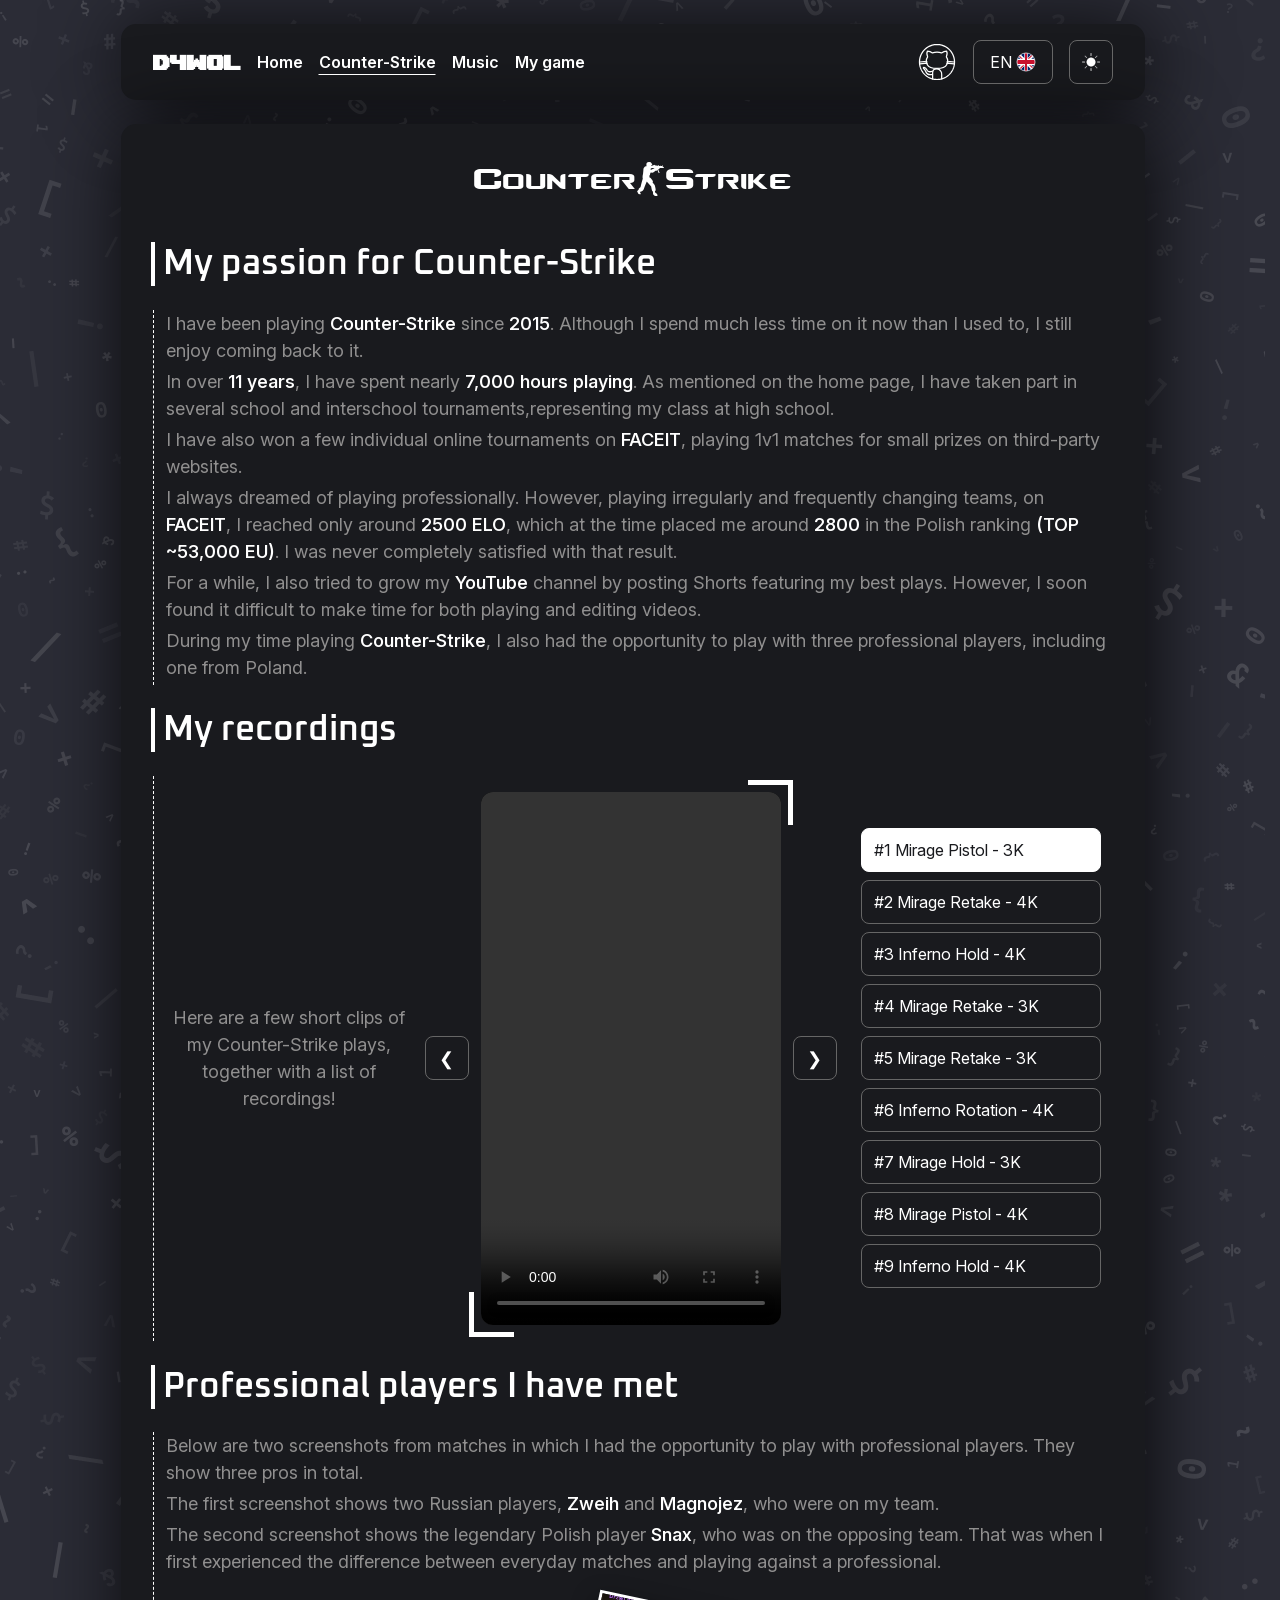
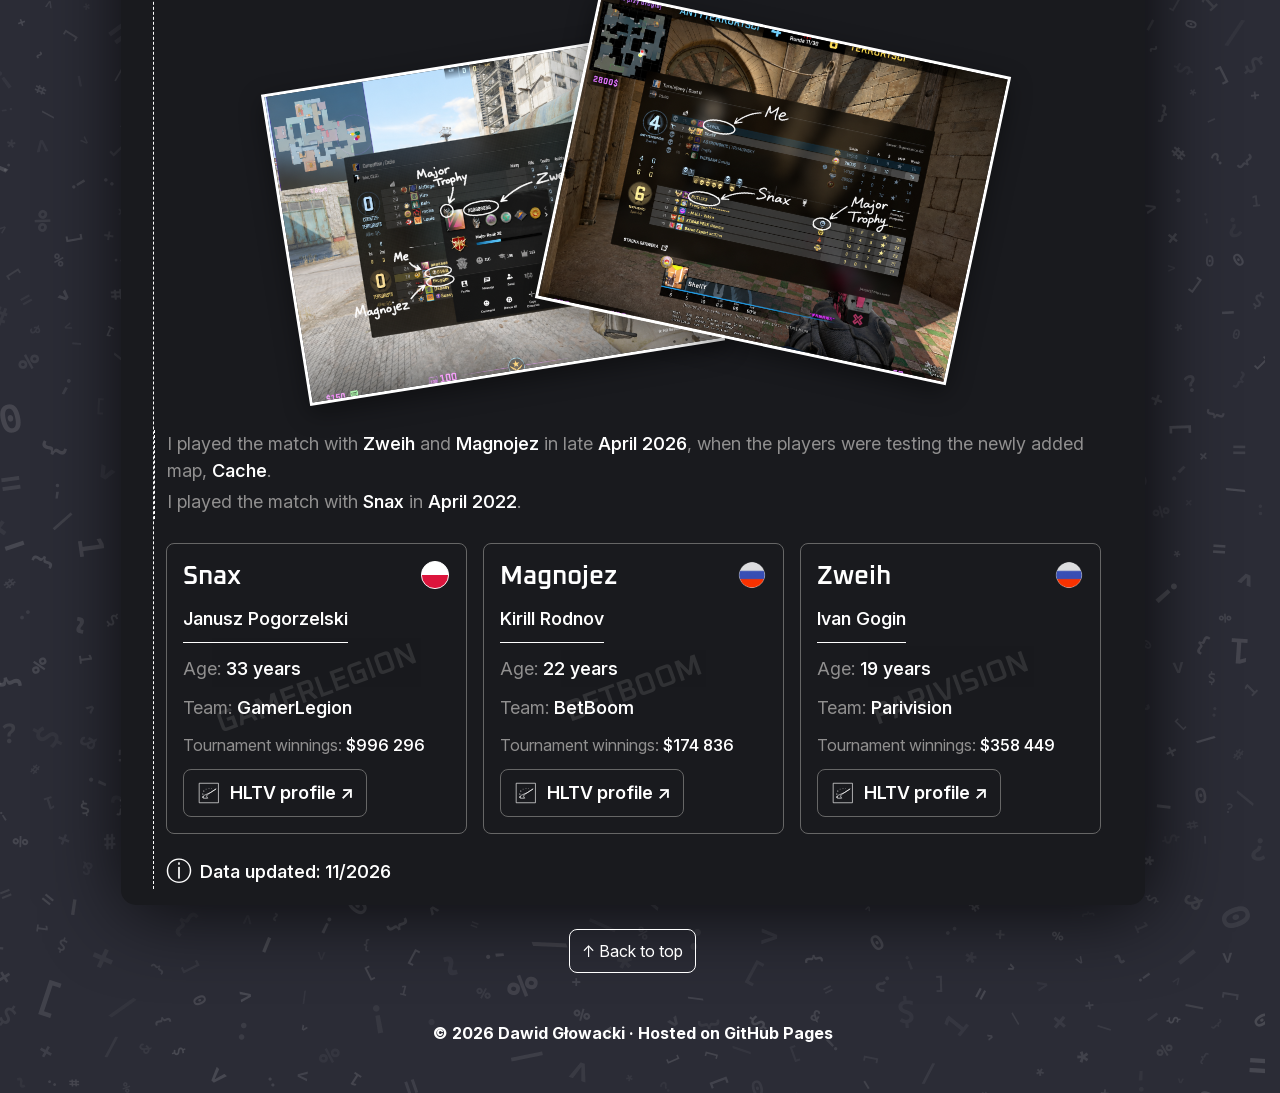
<file: pl/cs.html>
<!DOCTYPE html>
<html lang="pl">
<head>
    <meta charset="UTF-8">
    <meta name="viewport" content="width=device-width, initial-scale=1.0">
    <link rel="preload" href="../assets/fonts/InterVariable.ttf" as="font" type="font/ttf" crossorigin>
    <link rel="preload" href="../assets/fonts/Oxanium-SemiBold.ttf" as="font" type="font/ttf" crossorigin>
    <link rel="preload" href="../assets/fonts/upheavtt.ttf" as="font" type="font/ttf" crossorigin>
    <link rel="preload" href="../assets/fonts/cs_regular.ttf" as="font" type="font/ttf" crossorigin>
    <link rel="stylesheet" href="../css/style.css?v=3">
    <link rel="alternate" hreflang="en" href="../cs.html">
    <link rel="alternate" hreflang="pl" href="cs.html">
    <link rel="alternate" hreflang="x-default" href="../cs.html">
    <script src="../javaScript/storage.js"></script>
    <script src="../javaScript/functions.js?v=2" defer></script>
    <title>Dawid Głowacki — Counter-Strike</title>
</head>
<body>
    <header>
        <nav class="navbar" aria-label="Nawigacja">
            <a class="navbar-brand" href="index.html">D4WOL</a>
            <button class="button navbar-menu-toggle" type="button" aria-expanded="false" aria-controls="navbar-links">Menu ▾</button>
            <ul id="navbar-links" class="navbar-links">
                <li><a href="index.html">Start</a></li>
                <li><a href="cs.html" aria-current="page"> Counter-Strike</a></li>
                <li><a href="music.html">Muzyka</a></li>
                <li><a href="mygame.html">Moja gra</a></li>
            </ul>

            <div class="navbar-tools">
                <a  class="navbar-github" href="https://github.com/Dawoll" target="_blank" rel="noopener"
                    aria-label="Mój profil GitHub — otwiera nową kartę">
                    <span class="github-label">GitHub</span>
                    <img class="theme-icon" src="../assets/icons/github_white_icon.svg" alt="">
                </a>

                <a class="button" id="language-toggle" href="../cs.html" hreflang="en" aria-label="Przełącz na angielski">
                    <span id="lang">PL</span> <img id="lang-icon" src="../assets/icons/pl_white_icon.svg" alt="">
                </a>

                <button class="button-icon button" id="theme-toggle" type="button" aria-label="Zmień motyw">
                    <img class="theme-icon" src="../assets/icons/sun_static_white_icon.png" alt="">
                </button>
            </div>
        </nav>
    </header>

    <main>
        <div class="page">
            <section class="subpage-header cs-header">
                <h1>Counter-Strike</h1>
            </section>

            <section>
                <h2 class="section-title"> Pasja do Counter-Strike </h2>
                <div class="information">
                    <p> W <span class="white-text">Counter-Strike </span> gram od <span class="white-text"> 2015 roku</span>.
                        Choć dziś poświęcam mu znacznie mniej czasu niż kiedyś, nadal chętnie do niego wracam.</p>
                    <p> Przez ponad <span class="white-text"> 11 lat </span> spędziłem w niej blisko <span class="white-text">
                        7000 godzin</span>. Jak wspomniałem na stronie głównej, miałem okazję uczestniczyć w kilku turniejach
                        szkolnych i międzyszkolnych, reprezentując swoją klasę w technikum. </p>
                    <p> Wygrałem także pare indywidualnych turniejów online na platformie <span class="white-text"> FACEIT </span>
                        w formie 1vs1 z symbolicznymi nagrodami na stronach zewnętrznych. </p>
                    <p> Zawsze marzyłem o grze na profesjonalnym poziomie jednak grając nieregularnie i często zmieniając drużyne,
                        na platformie <span class="white-text"> FACEIT </span> osiągnąłem jedynie blisko
                        <span class="white-text"> 2500 ELO </span>, co na tamten moment odpowiadało blisko
                        <span class="white-text"> 2800 </span> pozycji w Polskim rankingu <span class="white-text">(TOP ~53000 EU)
                        </span> a wynik ten nigdy mnie w pełni nie satysfakcjonował.</p>
                    <p> Przez pewien czas próbowałem również rozwijać swój kanał na <span class="white-text"> YouTube </span>,
                        publikując Shortsy z najlepszymi zagraniami z moich meczów. Szybko jednak okazało się, że trudno znaleźć
                        mi czas zarówno na grę, jak i montaż filmów.</p>
                    <p> Podczas mojej przygody z <span class="white-text"> Counter-Strike&#x27;iem </span>miałem również okazję
                        zagrać z trzema profesjonalnymi zawodnikami, w tym jednym Polakiem.</p>
                </div>
            </section>

            <section aria-labelledby="recordings-title">
            <h2 id="recordings-title" class="section-title">Moje nagrania</h2>
                <div class="information recordings-content">
                    <div class="recordings-intro">
                        <p> Obok zamieszczam pare krótkich przykładowych nagrań z moimi zagraniami z Counter-Strike&#x27;a wraz ze spisem filmów! </p>
                    </div>
                    <div class="recordings-layout">
                    <div class="video-carousel">
                        <button class="button-icon button" id="previous-video" type="button" aria-label="Poprzedni film">❮</button>

                        <div class="video-frame">
                            <video id="short-video" controls playsinline preload="metadata">
                                <source src="../assets/videos/yt_video_1.mp4" type="video/mp4">
                            </video>
                        </div>

                        <button class="button-icon button" id="next-video" type="button" aria-label="Następny film">❯</button>
                    </div>

                    <div class="video-tabs" role="group" aria-label="Wybierz nagranie"></div>
                    </div>
                </div>
            </section>

            <section id="Gallery">
            <h2 class="section-title"> ProGracze których spotkałem </h2>
                <div class="information">
                    <p> Poniżej zamieszczam dwa zdjęcia przedstawiające mecze w których miałem okazję zagrać z profesjonalnymi zawodnikami. Na zdjęciach można zauważyć trzech prosów. </p>
                    <p> Na pierwszym zdjęciu widać dwóch rosyjskich graczy - <span class="white-text">Zweih&#x27;a</span> oraz <span class="white-text">Magnojez&#x27;a</span>, którzy grali w mojej drużynie. </p>
                    <p> Na drugim zdjęciu można zobaczyć legendarnego polskiego zawodnika - <span class="white-text">Snax&#x27;a</span>, który grał w przeciwnej drużynie. To właśnie wtedy po raz pierwszy przekonałem się, jak duża jest różnica między codzienną grą a graniem przeciwko zawodnikowi na profesjonalnym poziomie.</p>
                    <div class="gallery-stack">
                        <button type="button" aria-label="Powiększ zdjęcie z Zweih i Magnojez" aria-haspopup="dialog">
                            <img src="../assets/photos/zweih_magnojez.png" alt="Mecz z Zweihem i Magnojezem">
                        </button>
                        <button type="button" aria-label="Powiększ zdjęcie ze Snaxem" aria-haspopup="dialog">
                            <img src="../assets/photos/snax.png" alt="Mecz ze Snaxem">
                        </button>
                    </div>
                    <div class="information">
                        <p> Mecz ze <span class="white-text">Zweih&#x27;em</span> oraz <span class="white-text">Magnojez&#x27;em</span>
                            miałem okazję zagrać pod koniec <Span class="white-text">kwietnia 2026 roku</Span>. Był to moment gdy zawodnicy testowali nowo dodaną mapę - <Span class="white-text">Cache</Span>.</p>
                        <p> Natomiast mecz ze <span class="white-text"> Snax&#x27;em </span>
                            miałem okazję zagrać w <Span class="white-text">kwietniu 2022 roku</Span>.</p>

                    </div>
                    <div class="player-cards">
                        <article class="player-card team-gamerlegion">
                            <span class="player-flag">
                                <img src="../assets/icons/pl_white_icon.svg" alt="Polska">
                                <img class="flag-light" src="../assets/icons/pl_black_icon.svg" alt="Polska">
                            </span>
                            <h3>Snax</h3>
                            <p class="white-text player-name">Janusz Pogorzelski</p>
                            <p>Wiek: <span class="white-text"> 33 lata </span> </p>
                            <p>Team: <span class="white-text"> GamerLegion </span></p>
                            <p class="player-winnings">Suma nagród: <span class="white-text"> ≈ 3 924 310 zł </span></p>
                            <a href="https://www.hltv.org/player/2553/snax" target="_blank" rel="noopener"
                               aria-label="Profil Snaxa na HLTV — otwiera nową kartę"><img src="../assets/icons/htlv_white_icon.svg" alt="">Profil HLTV ↗</a>
                        </article>
                        <article class="player-card team-betboom">
                            <span class="player-flag">
                                <img src="../assets/icons/ru_white_icon.png" alt="Rosja">
                                <img class="flag-light" src="../assets/icons/ru_black_icon.png" alt="Rosja">
                            </span>
                            <h3>Magnojez</h3>
                            <p class="white-text player-name">Kirill Rodnov</p>
                            <p>Wiek: <span class="white-text"> 22 lata </span> </p>
                            <p>Team: <span class="white-text"> BetBoom </span></p>
                            <p class="player-winnings">Suma nagród: <span class="white-text"> ≈ 688 662 zł </span></p>
                            <a href="https://www.hltv.org/player/21667/magnojez" target="_blank" rel="noopener"
                               aria-label="Profil Magnojeza na HLTV — otwiera nową kartę"><img src="../assets/icons/htlv_white_icon.svg" alt="">Profil HLTV ↗</a>
                        </article>
                        <article class="player-card team-parivision">
                            <span class="player-flag">
                                <img src="../assets/icons/ru_white_icon.png" alt="Rosja">
                                <img class="flag-light" src="../assets/icons/ru_black_icon.png" alt="Rosja">
                            </span>
                            <h3>Zweih</h3>
                            <p class="white-text player-name">Ivan Gogin</p>
                            <p>Wiek: <span class="white-text"> 19 lat </span> </p>
                            <p>Team: <span class="white-text"> Parivision </span></p>
                            <p class="player-winnings">Suma nagród: <span class="white-text"> ≈ 1 411 895 zł </span></p>
                            <a href="https://www.hltv.org/player/23685/zweih" target="_blank" rel="noopener"
                               aria-label="Profil Zweiha na HLTV — otwiera nową kartę"><img src="../assets/icons/htlv_white_icon.svg" alt="">Profil HLTV ↗</a>
                        </article>
                    </div>
                    <p class="data-update white-text">
                        <span>ⓘ</span> Dane zaktualizowano: 11.2026
                    </p>
                </div>

            </section>

        </div>
    </main>

    <dialog id="gallery-dialog" aria-label="Powiększone zdjęcie z galerii">
        <form method="dialog">
            <button class="button-icon gallery-close" type="submit" aria-label="Zamknij zdjęcie" autofocus>×</button>
        </form>
        <img id="gallery-preview" src="../assets/photos/zweih_magnojez.png" alt="">
    </dialog>

    <button class="button back-to-top" type="button">↑ Powrót na górę</button>

    <footer>
        <p><b>&copy; 2026 Dawid Głowacki </b> · Hosting: GitHub Pages</p>
    </footer>

</body>
</html>
</file>
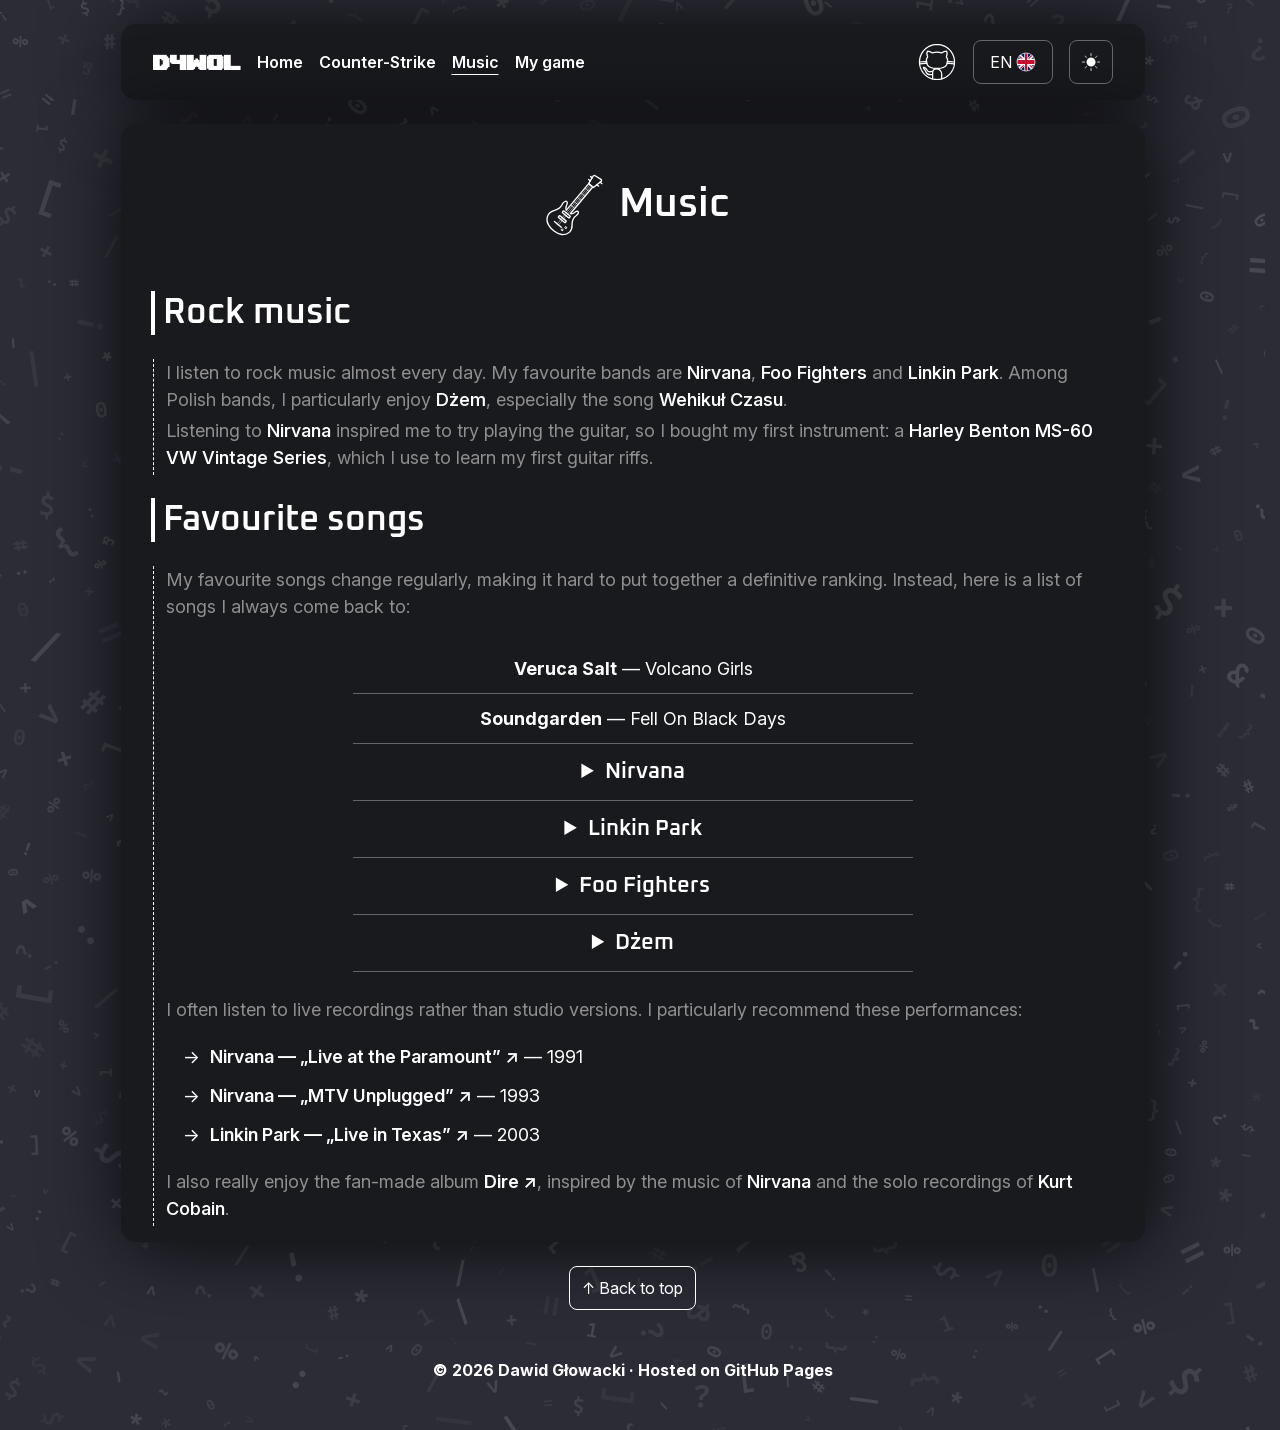
<file: pl/music.html>
<!DOCTYPE html>
<html lang="pl">
<head>
    <meta charset="UTF-8">
    <meta name="viewport" content="width=device-width, initial-scale=1.0">
    <link rel="preload" href="../assets/fonts/InterVariable.ttf" as="font" type="font/ttf" crossorigin>
    <link rel="preload" href="../assets/fonts/Oxanium-SemiBold.ttf" as="font" type="font/ttf" crossorigin>
    <link rel="preload" href="../assets/fonts/upheavtt.ttf" as="font" type="font/ttf" crossorigin>
    <link rel="stylesheet" href="../css/style.css?v=3">
    <link rel="alternate" hreflang="en" href="../music.html">
    <link rel="alternate" hreflang="pl" href="music.html">
    <link rel="alternate" hreflang="x-default" href="../music.html">
    <script src="../javaScript/storage.js"></script>
    <script src="../javaScript/functions.js?v=2" defer></script>
    <title>Dawid Głowacki — Muzyka</title>
</head>
<body>
    <header>
        <nav class="navbar" aria-label="Nawigacja">
            <a class="navbar-brand" href="index.html">D4WOL</a>
            <button class="button navbar-menu-toggle" type="button" aria-expanded="false" aria-controls="navbar-links">Menu ▾</button>
            <ul id="navbar-links" class="navbar-links">
                <li><a href="index.html">Start</a></li>
                <li><a href="cs.html">Counter-Strike</a></li>
                <li><a href="music.html" aria-current="page">Muzyka</a></li>
                <li><a href="mygame.html">Moja gra</a></li>
            </ul>

            <div class="navbar-tools">
                <a  class="navbar-github" href="https://github.com/Dawoll" target="_blank" rel="noopener"
                    aria-label="Mój profil GitHub — otwiera nową kartę">
                    <span class="github-label">GitHub</span>
                    <img class="theme-icon" src="../assets/icons/github_white_icon.svg" alt="">
                </a>

                <a class="button" id="language-toggle" href="../music.html" hreflang="en" aria-label="Przełącz na angielski">
                    <span id="lang">PL</span> <img id="lang-icon" src="../assets/icons/pl_white_icon.svg" alt="">
                </a>

                <button class="button-icon button" id="theme-toggle" type="button" aria-label="Zmień motyw">
                    <img class="theme-icon" src="../assets/icons/sun_static_white_icon.png" alt="">
                </button>
            </div>
        </nav>
    </header>

    <main>
        <div class = "page">
            <section class="subpage-header">
                <img class="theme-icon" src="../assets/icons/music_white_icon.svg" alt="">
                <h1>Muzyka</h1>
            </section>

            <section>
                <h2 class="section-title"> Muzyka rockowa </h2>
                <div class="information">
                    <p>Praktycznie codziennie słucham muzyki rockowej, a moimi ulubionymi zespołami są <span class="white-text">Nirvana</span>
                        , <span class="white-text"> Foo Fighters </span> i <span class="white-text">Linkin Park</span>. Dodatkowo z polskiej muzyki bardzo lubię słuchać <span class="white-text">Dżemu</span> a w szczególności utworu <span class="white-text">Wehikuł Czasu</span>.</p>
                    <p> Po słuchaniu piosenek <span class="white-text"> Nirvany </span> stwierdziłem, że sam chcę spróbować gry na gitarze więc kupiłem swój pierwszy model. Jest to <span class="white-text"> Harley Benton MS-60 VW Vintage Series </span> i na nim uczę się swoich pierwszych riffów gitarowych. </p>
                </div>
            </section>
            <section>
                <h2 class="section-title"> Ulubione utwory </h2>
                <div class="information">
                        <p> Moja lista ulubionych utworów regularnie się zmienia więc bardzo trudno ułożyć zdecydowany ranking dlatego też przedstawiam po prostu listę ulubionych utworów do których zawsze wracam:</p>
                        <ul class="song-groups">
                            <li>
                                <strong>Veruca Salt</strong> — Volcano Girls
                            </li>
                            <li>
                                <strong>Soundgarden</strong> — Fell On Black Days
                            </li>
                            <li>
                                <details>
                                    <summary>Nirvana</summary>
                                    <ul>
                                        <li>Poison&#x27;s Gone - Kurt Cobain solo</li>
                                        <li>You Know You're Right</li>
                                        <li>Verse Chorus Verse</li>
                                        <li>Lounge Act</li>
                                        <li>Talk To Me</li>
                                        <li>Aneurysm</li>
                                        <li>R*pe Me</li>
                                        <li>Lithium</li>
                                        <li>Blew</li>
                                    </ul>
                                </details>
                            </li>
                            <li>
                                <details>
                                    <summary>Linkin Park</summary>
                                    <ul>
                                        <li>A Place for My Head</li>
                                        <li>What I've Done</li>
                                        <li>QWERTY</li>
                                        <li>Blackout</li>
                                    </ul>
                                </details>
                            </li>
                            <li>
                                <details>
                                    <summary>Foo Fighters</summary>
                                    <ul>
                                        <li>Best of You</li>
                                        <li>Big Me</li>
                                    </ul>
                                </details>
                            </li>
                            <li>
                                <details>
                                    <summary>Dżem</summary>
                                    <ul>
                                        <li>Jak malowany ptak</li>
                                        <li>Wehikuł czasu</li>
                                        <li>Harley mój</li>
                                        <li>Whisky</li>
                                    </ul>
                                </details>
                            </li>
                        </ul>
                        <p> Bardzo często zamiast studyjnych wersji piosenek słucham nagrań koncertowych. Szczególnie polecam te występy: </p>
                        <ul class="concert-list">
                            <li><a href="https://www.youtube.com/watch?v=sqNBnuxKRbg&list=PL8vlRieH2oWmWnV42soc80XD5EvxxWPY8" target="_blank" rel="noopener">Nirvana — „Live at the Paramount” ↗</a> — 1991</li>
                            <li><a href="https://www.youtube.com/watch?v=BgiYcRV8Q5E" target="_blank" rel="noopener">Nirvana — „MTV Unplugged” ↗</a> — 1993</li>
                            <li><a href="https://www.youtube.com/watch?v=7Mxg4VkkRRI" target="_blank" rel="noopener">Linkin Park — „Live in Texas” ↗</a> — 2003</li>
                        </ul>
                        <p> Bardzo lubię również fan-made album <a href="https://www.youtube.com/watch?v=ew23e-hwMvo" target="_blank" rel="noopener">Dire ↗</a>, inspirowany twórczością <span class="white-text"> Nirvany </span> oraz solowymi nagraniami
                        <span class="white-text"> Kurta Cobaina</span>. </p>
                </div>
            </section>

        </div>
    </main>

    <button class="button back-to-top" type="button">↑ Powrót na górę</button>

    <footer>
        <p><b>&copy; 2026 Dawid Głowacki </b> · Hosting: GitHub Pages</p>
    </footer>

</body>
</html>
</file>
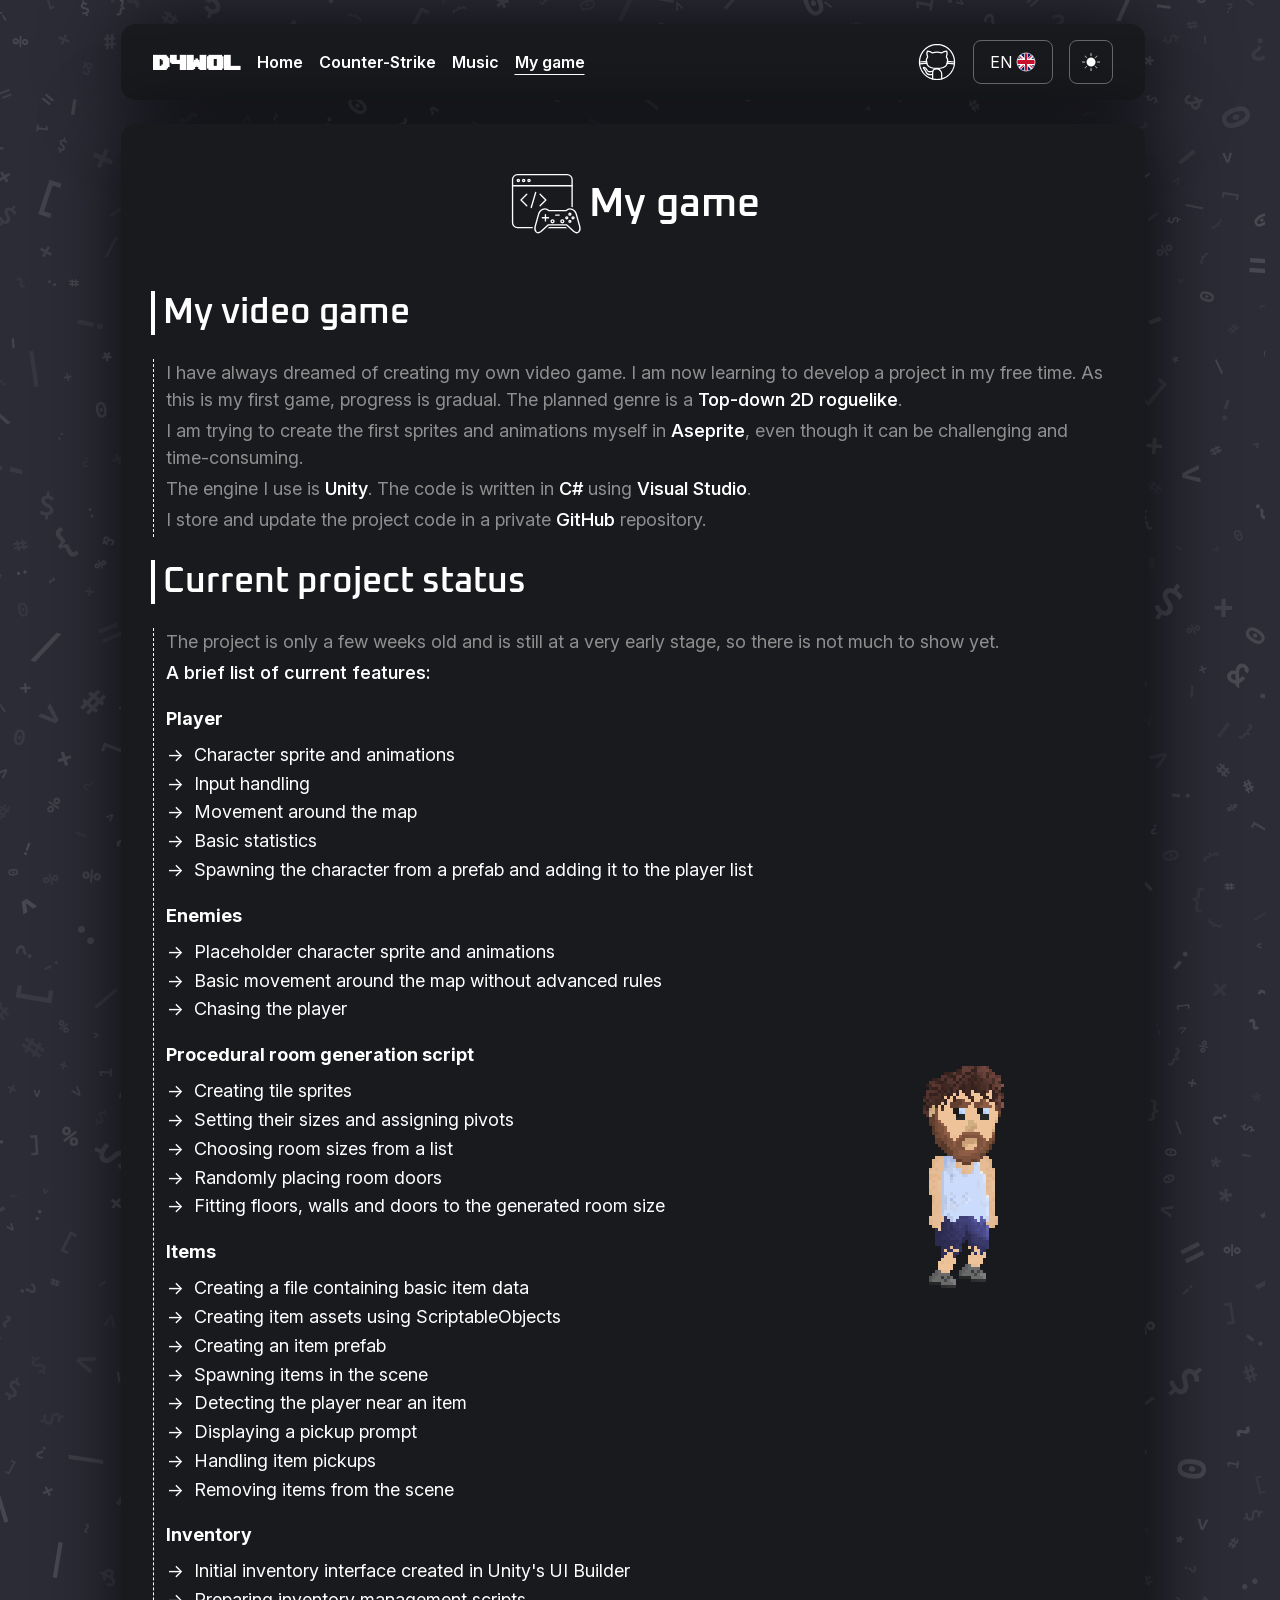
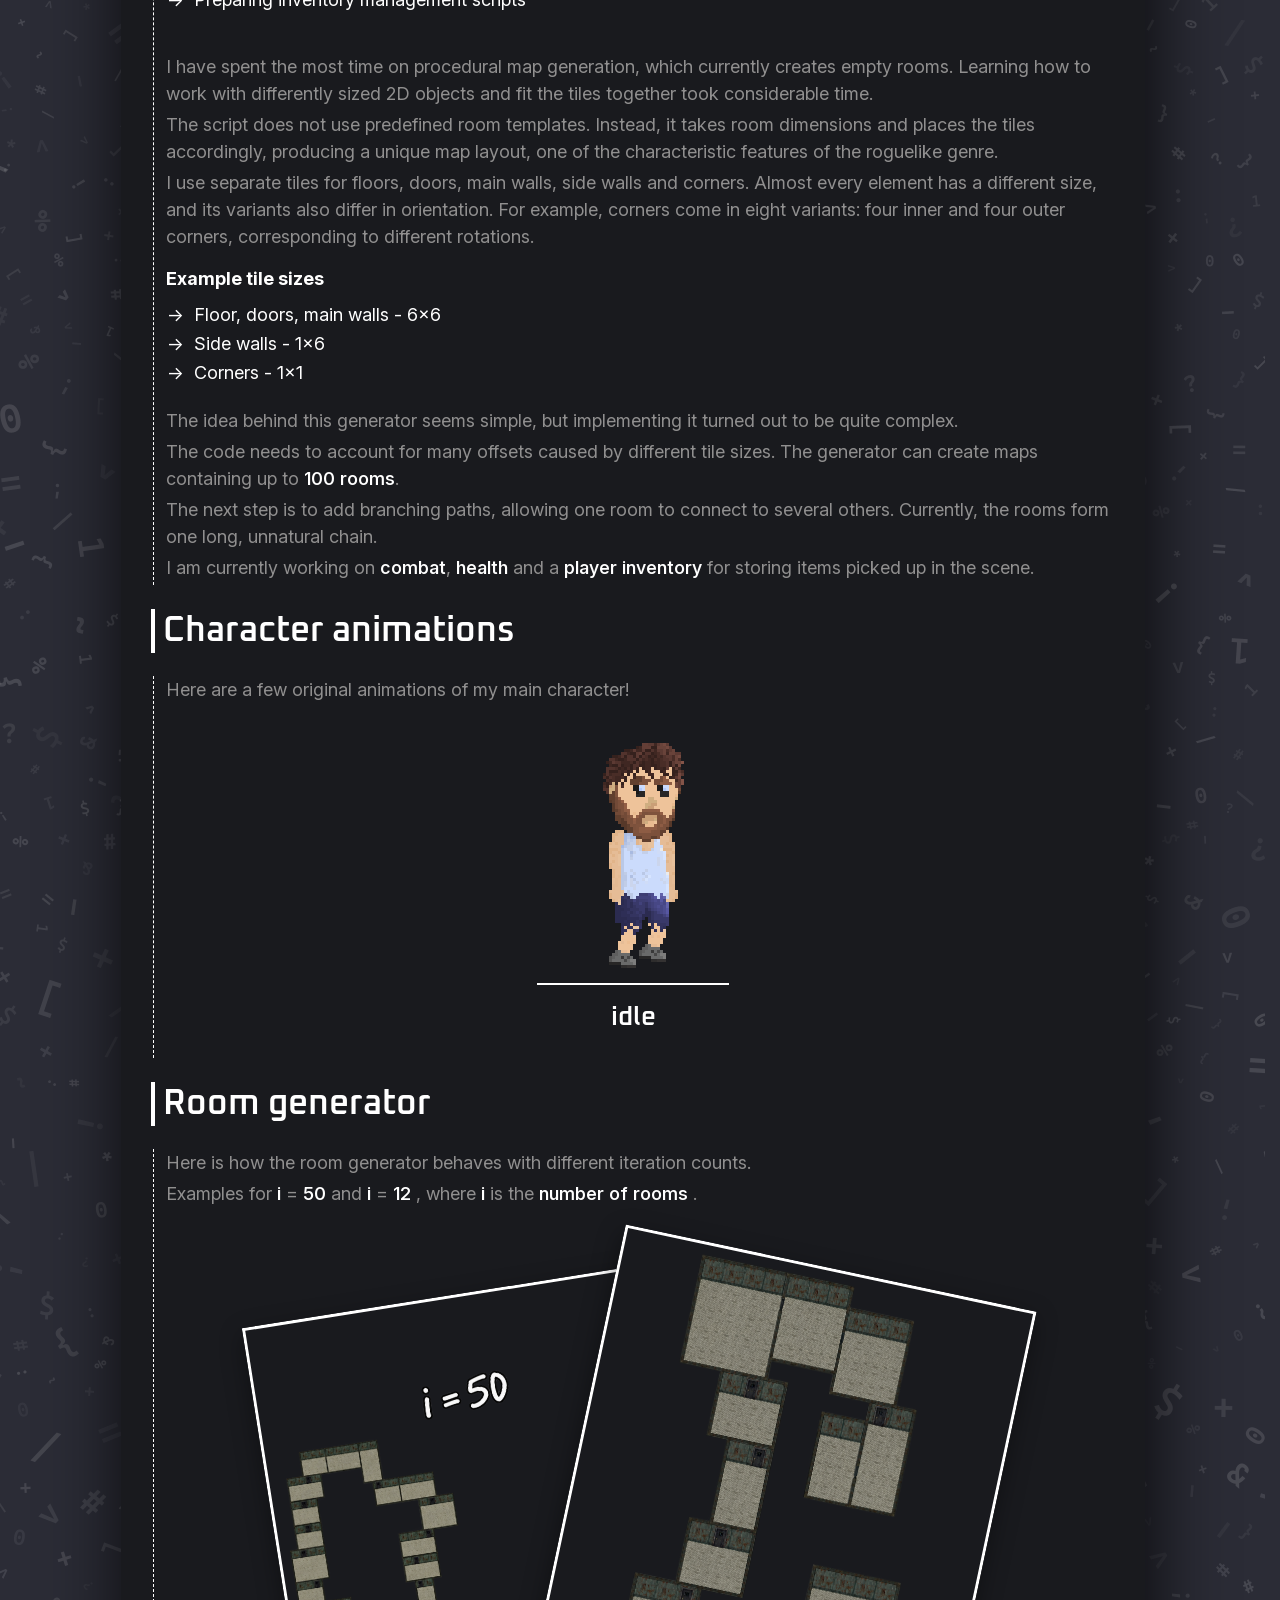
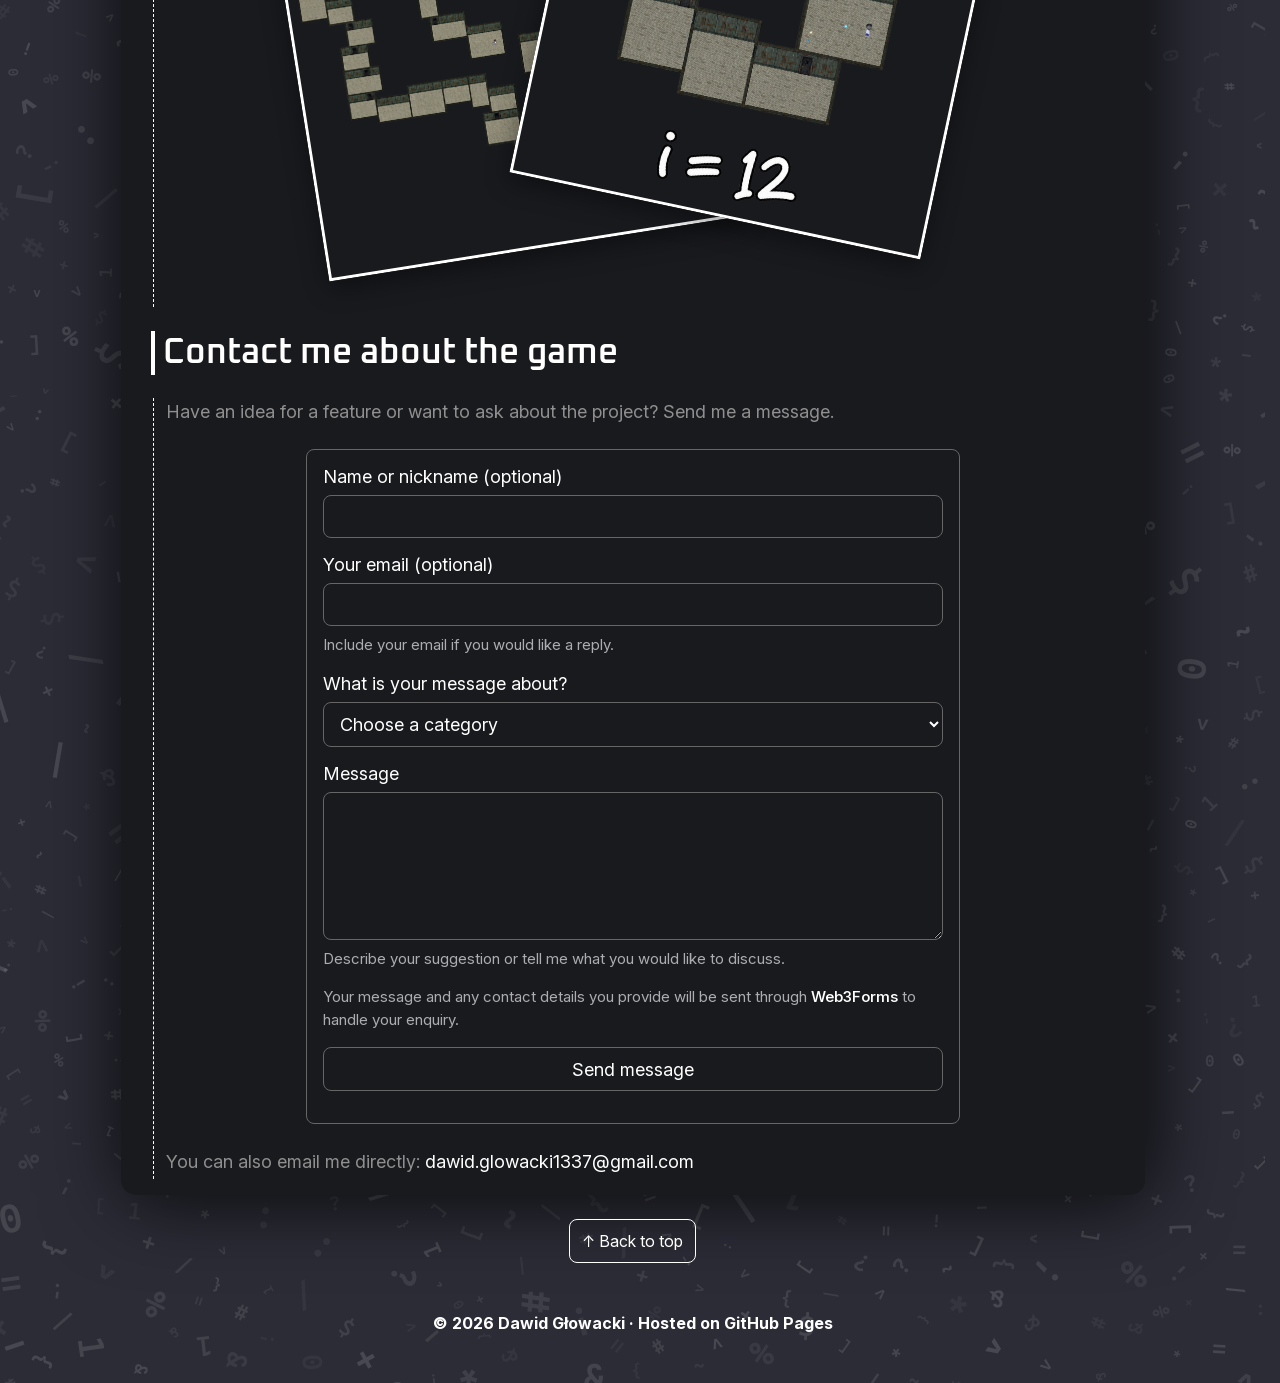
<file: pl/mygame.html>
<!DOCTYPE html>
<html lang="pl">
<head>
    <meta charset="UTF-8">
    <meta name="viewport" content="width=device-width, initial-scale=1.0">
    <link rel="preload" href="../assets/fonts/InterVariable.ttf" as="font" type="font/ttf" crossorigin>
    <link rel="preload" href="../assets/fonts/Oxanium-SemiBold.ttf" as="font" type="font/ttf" crossorigin>
    <link rel="preload" href="../assets/fonts/upheavtt.ttf" as="font" type="font/ttf" crossorigin>
    <link rel="stylesheet" href="../css/style.css?v=3">
    <link rel="alternate" hreflang="en" href="../mygame.html">
    <link rel="alternate" hreflang="pl" href="mygame.html">
    <link rel="alternate" hreflang="x-default" href="../mygame.html">
    <script src="../javaScript/storage.js"></script>
    <script src="../javaScript/functions.js?v=2" defer></script>
    <script src="../javaScript/contact.js" defer></script>
    <title>Dawid Głowacki — Moja gra</title>
</head>
<body>
    <header>
        <nav class="navbar" aria-label="Nawigacja">
            <a class="navbar-brand" href="index.html">D4WOL</a>
            <button class="button navbar-menu-toggle" type="button" aria-expanded="false" aria-controls="navbar-links">Menu ▾</button>
            <ul id="navbar-links" class="navbar-links">
                <li><a href="index.html">Start</a></li>
                <li><a href="cs.html">Counter-Strike</a></li>
                <li><a href="music.html">Muzyka</a></li>
                <li><a href="mygame.html" aria-current="page">Moja gra</a></li>
            </ul>

            <div class="navbar-tools">
                <a  class="navbar-github" href="https://github.com/Dawoll" target="_blank" rel="noopener"
                    aria-label="Mój profil GitHub — otwiera nową kartę">
                    <span class="github-label">GitHub</span>
                    <img class="theme-icon" src="../assets/icons/github_white_icon.svg" alt="">
                </a>

                <a class="button" id="language-toggle" href="../mygame.html" hreflang="en" aria-label="Przełącz na angielski">
                    <span id="lang">PL</span> <img id="lang-icon" src="../assets/icons/pl_white_icon.svg" alt="">
                </a>

                <button class="button-icon button" id="theme-toggle" type="button" aria-label="Zmień motyw">
                    <img class="theme-icon" src="../assets/icons/sun_static_white_icon.png" alt="">
                </button>
            </div>
        </nav>
    </header>

    <main>
        <div class = "page">
            <section class="subpage-header">
                <img class="theme-icon" src="../assets/icons/game_white_icon.svg" alt="">
                <h1>Moja gra</h1>
            </section>

            <section>
                <h2 class="section-title"> Moja gra komputerowa </h2>
                <div class="information">
                    <p> Zawsze marzyłem o tym, żeby utworzyć własną grę komputerową. Dlatego też teraz w wolnym czasie uczę się tworzyć własny projekt. Jest to moja pierwsza gra więc bardzo powoli się rozwija. Planowany gatunek gry to <span class="white-text">2D RogueLike z widokiem Top-Down</span>. </p>
                    <p> Pierwsze grafiki oraz animacje staram się tworzyć samodzielnie w programie <span class="white-text">Aseprite</span>, mimo że to uciążliwe i bardzo czasochłonne. </p>
                    <p> Silnik jakiego używam to <span class="white-text">Unity</span>. Kod natomiast pisany jest w języku
                    <span class="white-text">C#</span> przy wykorzystaniu <span class="white-text">Visual Studio</span>. </p>
                    <p> Kod projektu przechowuję i aktualizuję w prywatnym repozytorium na <span class="white-text">GitHubie</span>. </p>
                </div>
            </section>

            <section>
                <h2 class="section-title"> Aktualny stan projektu </h2>
                <div class="information">
                    <p> Projekt trwa zaledwie kilka tygodni zatem jest w bardzo wczesnej fazie. Nie ma w nim jeszcze zbyt wiele do przedstawienia. </p>
                    <p><strong class="white-text">Krótka lista aktualnych funkcjonalności:</strong></p>
                    <div class="features-overview">
                        <ul class="project-features">
                            <li><strong>Gracz</strong>
                                <ul>
                                    <li>Sprite postaci i animacje</li>
                                    <li>Obsługa sterowania</li>
                                    <li>Poruszanie się po mapie </li>
                                    <li>Podstawowe statystyki</li>
                                    <li>Tworzenie postaci na scenie z prefabu i dodawanie do listy graczy</li>
                                </ul>
                            </li>
                            <li><strong>Przeciwnicy</strong>
                                <ul>
                                    <li>Zastępczy sprite postaci i animacje</li>
                                    <li>Podstawowe poruszanie się po mapie bez zaawansowanych zasad</li>
                                    <li>Ściganie gracza</li>
                                </ul>
                            </li>
                            <li><strong>Skrypt proceduralnego generowania pomieszczeń</strong>
                                <ul>
                                    <li>Utworzenie Sprite&#x27;ów dla Tile&#x27;ów</li>
                                    <li>Nadanie im odpowiednich rozmiarów oraz przypisanie Pivotów</li>
                                    <li>Wybieranie wielkości pokoi z listy</li>
                                    <li>Losowe rozmieszczanie drzwi pokoju</li>
                                    <li>Dopasowanie podłóg, ścian oraz drzwi do wygenerowanego rozmiaru pokoju</li>
                                </ul>
                            </li>
                            <li><strong>Przedmioty</strong>
                                <ul>
                                    <li>Utworzenie pliku z podstawowymi danymi przedmiotu</li>
                                    <li>Utworzenie assetów przedmiotów poprzez ScriptableObjects</li>
                                    <li>Utworzenie Prefabu przedmiotu</li>
                                    <li>Tworzenie przedmiotów na scenie</li>
                                    <li>Wykrywanie gracza w pobliżu przedmiotu</li>
                                    <li>Wyświetlanie komunikatu o możliwości podniesienia</li>
                                    <li>Obsługa podnoszenia przedmiotu</li>
                                    <li>Obsługa usuwania przedmiotu ze sceny</li>
                                </ul>
                            </li>
                            <li><strong>Ekwipunek</strong>
                                <ul>
                                    <li>Początkowy wygląd ekwipunku utworzony w UI Builderze z Unity</li>
                                    <li>Przygotowanie skryptów do obsługi ekwipunku</li>
                                </ul>
                            </li>
                        </ul>
                        <div class="character-showcase">
                            <img src="../assets/game_gifs/game_character_idle.gif" alt="Postać gracza w animacji bezczynności">
                        </div>
                    </div>

                    <p> Najwięcej czasu spędziłem nad proceduralnym generowaniem mapy, które niestety tworzy póki co puste pomieszczenia. Sporo zajęło mi samodzielne zrozumienie obsługi obiektów 2D o różnych rozmiarach tak aby dopasowywać ze sobą konkretne Tile&#x27;e. </p>
                    <p>Skrypt nie korzysta z gotowych szablonów pomieszczeń, tylko pobiera ich wymiary i odpowiednio rozmieszcza Tile&#x27;e. Dzięki temu tworzy unikalny układ mapy, co jest jedną z charakterystycznych cech gatunku RogueLike.</p>
                    <p> Wykorzystałem osobne Tile&#x27;e dla podłogi, drzwi, ścian głównych, ścian bocznych oraz narożników. Praktycznie każdy element różni się rozmiarem, a ich warianty dodatkowo orientacją. Przykładowo narożniki występują nawet w ośmiu wariantach, czterech wewnętrznych i czterech zewnętrznych, odpowiadających różnym kierunkom obrotu. </p>

                    <ul class="project-features">
                        <li><strong>Przykładowe rozmiary poszczególnych Tile&#x27;ów</strong>
                            <ul>
                                <li>Podłoga, Drzwi, Główne ściany - 6x6</li>
                                <li>Ściany boczne - 1x6</li>
                                <li>Narożniki - 1x1</li>
                            </ul>
                        </li>
                    </ul>
                    <p> Pomysł na taki generator wydaje się prosty, jednak jego implementacja okazała się całkiem skomplikowana. </p>
                    <p> Podczas pisania kodu trzeba zadbać o wiele offsetów które spowodowane są różnymi rozmiarami Tile&#x27;ów. Generator pozwala tworzyć mapy składające się nawet ze <span class="white-text">100 pokoi</span>. </p>
                    <p> Kolejnym krokiem będzie dodanie do niego rozgałęzień, dzięki którym z jednego pomieszczenia będzie można przejść do kilku kolejnych. Ponieważ aktualnie pokoje tworzą jeden długi nienaturalny ciąg. </p>
                    <p> Aktualnie staram się wprowadzić <span class="white-text">system walki</span>, <span class="white-text">zdrowia</span> oraz <span class="white-text">ekwipunek gracza</span>, który będzie przechowywać podniesione przedmioty ze sceny.</p>
                </div>
            </section>

            <section>
                <h2 class="section-title">Animacje postaci</h2>
                <div class="information">
                    <p> Przedstawiam kilka autorskich animacji mojej głównej postaci!</p>
                    <div class="character-showcase animation-showcase">
                        <div class="character-frame">
                            <img id="character-animation" src="../assets/game_gifs/game_character_idle.gif"
                                 alt="Animowana postać z mojej gry — bezczynność, poruszanie się i atak">
                        </div>
                        <p id="character-animation-label" class="white-text" data-labels="bezczynność|bieg w górę|bieg w lewo|bieg w prawo|bieg w dół|atak nożem">bezczynność</p>
                    </div>
                </div>
            </section>

            <section>
                <h2 class="section-title">Generator pomieszczeń</h2>
                <div class="information">
                    <p> Przedstawiam zachowanie generatora pomieszczeń ze względu na iteracje.</p>
                    <p> Przykład dla <span class="white-text">i</span> = <span class="white-text">50</span> oraz <span class="white-text">i</span> = <span class="white-text">12</span>, gdzie <span class="white-text">i</span> oznacza <span class="white-text">liczbę pomieszczeń</span>.</p>
                    <div class="gallery-stack generator-gallery">
                        <button type="button" aria-label="Powiększ mapę z 50 pomieszczeniami" aria-haspopup="dialog">
                            <img src="../assets/photos/game_rooms_50.png" alt="Przykładowa mapa wygenerowana dla 50 pomieszczeń" loading="lazy">
                        </button>
                        <button type="button" aria-label="Powiększ mapę z 12 pomieszczeniami" aria-haspopup="dialog">
                            <img src="../assets/photos/game_rooms_12.png" alt="Przykładowa mapa wygenerowana dla 12 pomieszczeń" loading="lazy">
                        </button>
                    </div>
                </div>
            </section>

            <section aria-labelledby="game-contact-title">
                <h2 id="game-contact-title" class="section-title">Kontakt w sprawie gry</h2>
                <div class="information">
                    <p>Masz pomysł na nową funkcjonalność lub chcesz zapytać o projekt? Napisz do mnie.</p>
                    <form id="game-contact-form" class="game-contact-form" action="https://api.web3forms.com/submit" method="post"
                          data-unavailable="Formularz jest chwilowo niedostępny. Skontaktuj się ze mną przez e-mail." data-sending="Wysyłanie wiadomości…"
                          data-success="Wiadomość została wysłana. Dziękuję!" data-error="Nie udało się wysłać wiadomości. Treść została zachowana — spróbuj ponownie lub napisz do mnie e-mail."
                          data-short-message="Wpisz co najmniej 10 znaków, nie licząc spacji na początku i końcu." data-short-subject="Wpisz temat zawierający co najmniej 3 znaki.">
                        <input class="form-control" type="checkbox" name="botcheck" hidden tabindex="-1">
                        <div class="form-field">
                            <label for="contact-name">Imię lub nick (opcjonalnie)</label>
                            <input class="form-control" id="contact-name" name="name" type="text" maxlength="60" autocomplete="nickname">
                        </div>
                        <div class="form-field">
                            <label for="contact-email">Twój e-mail (opcjonalnie)</label>
                            <input class="form-control" id="contact-email" name="email" type="email" maxlength="254" autocomplete="email" aria-describedby="contact-email-help">
                            <small id="contact-email-help">Podaj e-mail, jeśli oczekujesz odpowiedzi.</small>
                        </div>
                        <div class="form-field">
                            <label for="contact-category">Czego dotyczy wiadomość?</label>
                            <select class="form-control" id="contact-category" name="category" required>
                                <option value="">Wybierz kategorię</option>
                                <option value="feature">Propozycja funkcjonalności</option>
                                <option value="contact">Kontakt w sprawie gry</option>
                                <option value="other">Inny temat</option>
                            </select>
                        </div>
                        <div class="form-field" hidden>
                            <label for="contact-subject">Własny temat</label>
                            <input class="form-control" id="contact-subject" name="custom_subject" type="text" minlength="3" maxlength="120" disabled>
                        </div>
                        <div class="form-field">
                            <label for="contact-message">Treść wiadomości</label>
                            <textarea class="form-control" id="contact-message" name="message" rows="6" minlength="10" maxlength="5000" required aria-describedby="contact-message-help"></textarea>
                            <small id="contact-message-help">Opisz swoją propozycję lub napisz, w jakiej sprawie się kontaktujesz.</small>
                        </div>
                        <small>Wiadomość i podane dane kontaktowe zostaną przesłane przez <span class="white-text">Web3Forms</span> w celu obsługi zgłoszenia.</small>
                        <button class="button form-control" type="submit" disabled>Wyślij wiadomość</button>
                        <p id="contact-status" role="status" aria-live="polite"></p>
                        <noscript><p>Włącz JavaScript, aby skorzystać z formularza, lub napisz do mnie e-mail.</p></noscript>
                    </form>
                    <p>Możesz również napisać bezpośrednio na: <span class="email-copy" data-copy-hint="Kliknij, aby skopiować!"><button id="copy-email" class="white-text" type="button" aria-label="Kopiuj adres e-mail" data-copied="Skopiowano!" data-copy-error="Nie udało się skopiować adresu e-mail. Skopiuj go ręcznie.">dawid.glowacki1337@gmail.com</button></span></p>
                </div>
            </section>

        </div>
    </main>

    <dialog id="gallery-dialog" aria-label="Powiększone zdjęcie generatora pomieszczeń">
        <form method="dialog">
            <button class="button-icon gallery-close" type="submit" aria-label="Zamknij zdjęcie" autofocus>×</button>
        </form>
        <img id="gallery-preview" src="../assets/photos/game_rooms_50.png" alt="">
    </dialog>

    <button class="button back-to-top" type="button">↑ Powrót na górę</button>

    <footer>
        <p><b>&copy; 2026 Dawid Głowacki </b> · Hosting: GitHub Pages</p>
    </footer>

</body>
</html>
</file>
<file: css/style.css>
@font-face {
    font-family: "UpHeavtt";
    src: url("../assets/fonts/upheavtt.ttf") format("truetype");
    font-display: block;
}
@font-face {
    font-family: "Oxanium";
    src: url("../assets/fonts/Oxanium-SemiBold.ttf") format("truetype");
    font-weight: 600;
    font-display: block;
}
@font-face {
    font-family: "Inter";
    src: url("../assets/fonts/InterVariable.ttf") format("truetype");
    font-weight: 100 900;
    font-display: block;
}
@font-face {
    font-family: "CounterStrike";
    src: url("../assets/fonts/cs_regular.ttf") format("truetype");
    font-display: block;
}
:root {
    --text: #fff;
    --panel: #191a1e;
    --muted: #908f8f;
    --background: #2b2c36;
    --pattern: url("../assets/backgrounds/ascii_dark_background.png");
    --hover: #ffffff1a;
}
html { scrollbar-gutter: stable; }
body, .navbar, .page, .section-title, .information, p, a, button, .white-text, .profile h1,
.profile-picture, .navbar-github img, #theme-toggle img, .Github-icon, .Gmail-icon { transition: color .4s, background-color .4s, border-color .4s, filter .4s, -webkit-text-stroke-color .4s; }
body, .white-text, a, .game-contact-form option, .back-to-top, .light-theme .white-text { color: var(--text); }
body {
    min-width: 304px;
    background-color: var(--background);
    background-image: var(--pattern);
    background-size: 2400px 2400px;
    font-family: "Inter", sans-serif;
}
a {
    text-decoration: none;
    font-weight: 600;
}
img, .contact-item, .character-frame { max-width: 100%; }
.contact-item { font-size: clamp(18px, 1.5vw, 20px); }
img { height: auto; }
main p, .page a:hover, .light-theme main p, .light-theme .game-contact-form small { color: var(--muted); }
main p, .project-features { padding-left: 12px; }
main p, .concert-list, .game-contact-form small { line-height: 1.5; }
main p { margin: 0 0 4px; }
a:focus-visible, button:focus-visible {
    outline: 2px solid var(--text);
    outline-offset: 4px;
}
footer {
    text-align: center;
    margin-top: 40px;
    font-weight: 700;
}
footer p {
    margin-top: 50px;
    margin-bottom: 50px;
}
.video-carousel button,
.video-tabs button { min-width: 44px; }
.video-tabs button:focus-visible,
.video-carousel button:focus-visible { outline-color: currentColor; }
#language-toggle {
    box-sizing: border-box;
    width: 80px;
    justify-content: center;
}
#lang-icon, .video-carousel video, .player-flag img, .light-theme .player-flag .flag-light,
.gallery-stack img, #gallery-preview, .character-showcase img, .back-to-top { display: block; }
#lang-icon {
    width: 20px;
    height: 20px;
}
#copy-email {
    background: none;
    border: 0;
    font: inherit;
}
#previous-video {
    left: -56px;
    top: 50%;
    transform: translateY(-50%);
}
#gallery-dialog {
    max-width: 96vw;
    max-height: 94vh;
    padding: 48px 12px 12px;
    border: 0;
    border-radius: 12px;
    background: #191a1e;
    box-sizing: border-box;
}
#gallery-dialog::backdrop { background: #000000cc; }
#gallery-preview {
    width: auto;
    max-height: 90vh;
}
.light-theme {
    --text: #191a1e;
    --panel: #fff;
    --muted: #6f6f6f;
    --background: #e5e5eb;
    --pattern: url("../assets/backgrounds/ascii_light_background.png");
    --hover: #0000000d;
}
.white-text { font-weight: 550; }
.page .icon-text:hover img, .navbar a:not(.navbar-github):hover, .navbar button:hover,
.video-carousel button:enabled:hover, .video-tabs button:hover { opacity: 0.7; }
.page .icon-text:hover img { transform: scale(1.07); }
.navbar, .page, .generator-gallery img, .game-contact-form option { background: var(--panel); }
.navbar, .page {
    max-width: 960px;
    margin: 24px auto;
    padding: 16px 32px;
    border-radius: 15px;
    box-shadow: 4px 4px 80px #000c;
}
.profile, .iconArea, .navbar, .navbar-links, .navbar-tools, .navbar-github, #language-toggle,
#theme-toggle, .subpage-header, .video-carousel, .data-update, .icon-text, .recordings-content,
.recordings-layout, .player-card a, .gallery-stack, .features-overview { align-items: center; }
.profile, .iconArea, .navbar, .navbar-links, .navbar-tools, .navbar-github, #language-toggle,
.subpage-header, .video-carousel, .data-update, .player-card { display: flex; }
.profile { gap: 10px; }
.navbar, .navbar-links, .navbar-tools {
    flex-wrap: wrap;
    gap: 16px;
}
.navbar-links, .recordings-intro p, .player-card p, .game-contact-form p, .animation-showcase p,
#copy-email, .gallery-stack button, .gallery-close, .song-groups, .song-groups details ul { padding: 0; }
.navbar-links, .recordings-intro p, .player-card p, .game-contact-form p, .animation-showcase p,
.subpage-header h1, .player-card h3 { margin: 0; }
.navbar-links, .song-groups, .song-groups details ul, .project-features { list-style: none; }
.navbar-tools { margin-left: auto; }
.navbar-brand, .profile { font-family: "UpHeavtt", sans-serif; }
.navbar-brand { font-size: 28px; }
.navbar-github, .button { min-height: 44px; }
.button, .player-card a, .player-card, .game-contact-form, .form-control {
    border: 1px solid #666;
    border-radius: 8px;
}
.button, .player-card a { padding: 10px 12px; }
.button-icon {
    display: grid;
    align-items: center;
    justify-items: center;
    box-sizing: border-box;
    width: 44px;
    height: 44px;
    flex-shrink: 0;
}
.button.button-icon { padding: 10px; }
.button, #copy-email, .gallery-close, .song-groups summary { cursor: pointer; }
.button, .form-control {
    background: transparent;
    color: inherit;
    font: inherit;
}
.navbar a:not(.navbar-github):hover, .navbar button:hover, .game-contact-form small { color: #acadb1; }
.navbar a[aria-current="page"] {
    text-decoration: underline;
    text-underline-offset: 6px;
}
.profile, .subpage-header {
    justify-content: center;
    flex-wrap: wrap;
}
.profile-picture {
    width: 250px;
    border-radius: 50%;
    filter: drop-shadow(6px 6px 12px rgba(255, 255, 255, 0.5));
}
.profile h1 {
    font-size: clamp(40px, 8vw, 80px);
    filter: drop-shadow(2px 4px 4px rgba(255, 255, 255, 0.5));
    -webkit-text-stroke: 0.25px black;
}
.section-title {
    margin-top: .67em;
    margin-bottom: .67em;
    font: 600 35px "Oxanium", sans-serif;
    border-left: 4px solid var(--text);
    padding-left: 8px;
    margin-left: -2px;
}
.information {
    display: flow-root;
    border-left: 1px dashed var(--text);
    font-size: 18px;
}
.information .moreInfo { margin: 10px 0 30px; }
.information .moreInfo:last-child { margin-bottom: 0; }
.iconArea, .iconArea .white-text, .contact-value, .recordings-intro, .video-carousel, .video-frame,
.email-copy, .player-card, .gallery-stack button, .form-control { min-width: 0; }
.iconArea { gap: 4px; }
.iconArea .white-text, .video-tabs button, .game-contact-form p { overflow-wrap: anywhere; }
.Github-icon, .Gmail-icon, #language-toggle, #lang-icon,
.video-carousel button, .video-tabs button { flex-shrink: 0; }
.Github-icon, .Gmail-icon { width: 50px; }
.icon-text, .github-label, .contact-value, .email-copy::after, .player-card::before,
.player-winnings .white-text { white-space: nowrap; }
.icon-text, #language-toggle, #theme-toggle, .subpage-header { gap: 4px; }
.icon-text {
    display: inline-flex;
    vertical-align: middle;
}
.icon-text img {
    width: 30px;
    transition: transform .4s, opacity .4s, filter .4s;
}
.github-label, .contact-value, .player-card, body.gallery-open { overflow: hidden; }
.github-label {
    max-width: 0;
    opacity: 0;
    transform: translateX(12px);
    transition: max-width .5s, margin-right .5s, opacity .5s, transform .5s, color .4s;
}
.navbar-github:hover .github-label,
.navbar-github:focus-visible .github-label,
.contact-item:hover .contact-value,
.contact-item:focus-visible .contact-value,
.contact-item:has(:focus-visible) .contact-value,
.light-theme .navbar .navbar-brand:hover,
.light-theme .navbar-links a:hover,
.light-theme .navbar button:hover,
.light-theme .icon-text:hover,
.light-theme .page a:hover,
.email-copy:hover::after,
.email-copy:has(:focus-visible)::after { opacity: 1; }
.navbar-github:hover .github-label,
.navbar-github:focus-visible .github-label {
    max-width: 72px;
    margin-right: 8px;
    transform: translateX(0);
}
.navbar-github img, .video-frame::before, .video-frame::after { width: 40px; }
.contact-value {
    max-width: 0;
    margin-left: 8px;
    opacity: 0;
    transform: translateX(-8px);
    transition: max-width .4s, opacity .4s, transform .4s, color .4s;
}
.contact-item:hover .contact-value,
.contact-item:focus-visible .contact-value,
.contact-item:has(:focus-visible) .contact-value {
    max-width: 400px;
    transform: translateX(0);
}
.subpage-header { padding: 24px 0; }
.subpage-header img {
    width: 80px;
    transition: filter .4s;
}
.subpage-header h1 { font: 600 clamp(26px, 5vw, 40px) "Oxanium", sans-serif; }
.cs-header h1 {
    font-family: "CounterStrike", sans-serif;
    font-weight: 400;
}
.recordings-content, .recordings-intro, .recordings-layout, .video-tabs, .player-cards,
.player-card::before, .gallery-stack, .song-groups details ul, .concert-list, .features-overview,
.character-showcase, .game-contact-form, .form-field { display: grid; }
.recordings-content {
    grid-template-columns: minmax(0, 1fr) auto;
    gap: 12px;
    padding-top: 16px;
}
.recordings-intro {
    align-items: center;
    justify-items: center;
    padding: 0 56px 16px 12px;
}
.recordings-intro p {
    max-width: 28ch;
    text-align: center;
}
.recordings-layout {
    grid-template-columns: auto 240px;
    gap: 24px;
    padding: 0 12px 16px 0;
}
.video-carousel {
    position: relative;
    justify-content: flex-start;
    gap: 12px;
}
.video-frame {
    position: relative;
    width: clamp(200px, 25vw, 300px);
}
.video-carousel video, .player-flag img, #gallery-preview,
.character-showcase img { object-fit: contain; }
.video-carousel video {
    width: 100%;
    aspect-ratio: 9 / 16;
    background: #000;
    border-radius: 12px;
}
.video-frame::before, .video-frame::after, #previous-video, .email-copy::after, .player-card::before,
.player-flag, .gallery-close { position: absolute; }
.video-frame::before, .video-frame::after {
    content: "";
    height: 40px;
    border: 0 solid var(--text);
    pointer-events: none;
    z-index: 1;
    transition: border-color .4s;
}
.video-frame::before {
    top: -12px;
    right: -12px;
    border-top-width: 5px;
    border-right-width: 5px;
}
.video-frame::after {
    bottom: -12px;
    left: -12px;
    border-bottom-width: 5px;
    border-left-width: 5px;
}
.video-tabs, .data-update, .player-card a, .song-groups details ul, .form-field { gap: 8px; }
.video-tabs { grid-template-columns: minmax(0, 1fr); }
.video-tabs button, .player-card .player-winnings { font-size: 16px; }
.video-tabs button { text-align: left; }
.video-carousel button:disabled {
    opacity: 0.3;
    cursor: default;
}
.video-tabs button[aria-pressed="true"] {
    background: var(--text);
    color: var(--panel);
    border-color: var(--text);
}
.light-theme .navbar-brand { color: #555454; }
.light-theme .navbar .navbar-brand:hover, .light-theme .navbar-links a:hover,
.light-theme .navbar button:hover, .light-theme .icon-text:hover, .light-theme .page a:hover,
.light-theme .player-card::before, .light-theme .data-update > span:first-child { color: #000; }
.light-theme .navbar button, .light-theme #language-toggle { border-color: var(--text); }
.light-theme .navbar-links a:hover, .light-theme .navbar button:hover, .light-theme .icon-text:hover,
.light-theme .page a:hover { font-weight: 800; }
.light-theme .theme-icon { filter: invert(1); }
.light-theme #theme-toggle img {
    filter: brightness(0) invert(.5);
    transition: filter .2s;
}
.light-theme #theme-toggle:hover img,
.light-theme #theme-toggle:focus-visible img { filter: brightness(0); }
.light-theme .profile-picture, .light-theme .profile h1 { filter: drop-shadow(6px 6px 24px #000); }
.light-theme .profile h1 { -webkit-text-stroke-color: #fff; }
.email-copy {
    position: relative;
    display: inline-flex;
}
.email-copy::after {
    content: attr(data-copy-hint);
    bottom: calc(100% + 8px);
    left: 50%;
    transform: translateX(-50%);
    padding: 6px 10px;
    border-radius: 8px;
    background: var(--text);
    color: var(--panel);
    font-size: 12px;
    pointer-events: none;
    opacity: 0;
    transition: opacity .15s;
    z-index: 10;
}
.email-copy:hover::after,
.email-copy:has(:focus-visible)::after { transition-delay: .1s; }
.player-cards {
    grid-template-columns: repeat(auto-fit, minmax(min(100%, 220px), 1fr));
    gap: 16px;
    margin: 24px 12px;
}
.player-card {
    position: relative;
    isolation: isolate;
    flex-direction: column;
    gap: 12px;
    padding: 16px;
}
.team-gamerlegion { --team-name: "GAMERLEGION"; }
.team-betboom { --team-name: "BETBOOM"; }
.team-parivision { --team-name: "PARIVISION"; }
.player-card::before {
    content: var(--team-name);
    top: 0;
    right: 0;
    bottom: 0;
    left: 0;
    z-index: -1;
    align-items: center;
    justify-items: center;
    font: 600 30px "Oxanium", sans-serif;
    color: #fff;
    transform: rotate(-20deg);
    opacity: 0.1;
    user-select: none;
    pointer-events: none;
    transition: color .4s;
}
.player-card h3 {
    padding-right: 40px;
    font: 600 26px "Oxanium", sans-serif;
}
.player-flag {
    top: 16px;
    right: 16px;
}
.player-flag img {
    width: 30px;
    height: 30px;
}
.player-flag .flag-light, .light-theme .player-flag img:not(.flag-light), .game-contact-form [hidden],
.navbar-menu-toggle { display: none; }
.data-update {
    flex-wrap: wrap;
    font-size: 18px;
}
.data-update > span:first-child {
    color: #fff;
    font: 26px/1 sans-serif;
}
.player-card .player-name {
    align-self: flex-start;
    padding-bottom: 10px;
    border-bottom: 1px solid var(--text);
    transition: border-color .4s;
}
.player-card a {
    display: inline-flex;
    align-self: flex-start;
    margin-top: auto;
}
.player-card a img {
    width: 26px;
    height: 26px;
    transition: filter .4s;
}
.player-card a:hover img,
.player-card a:focus-visible img { filter: brightness(0.57); }
.light-theme .player-card a img { filter: brightness(0) invert(0.45); }
.light-theme .player-card a:hover img,
.light-theme .player-card a:focus-visible img { filter: brightness(0); }
.gallery-stack {
    grid-template-columns: repeat(5, 1fr);
    max-width: 700px;
    margin: 40px auto;
    padding: 30px;
}
.gallery-stack button {
    grid-row: 1;
    border: 0;
    background: transparent;
    cursor: zoom-in;
}
.gallery-stack img {
    width: 100%;
    aspect-ratio: 4 / 3;
    object-fit: cover;
    border: 3px solid var(--text);
    box-sizing: border-box;
    box-shadow: 0 8px 24px #00000066;
}
.gallery-stack button:first-child {
    grid-column: 1 / 4;
    transform: translateY(15px) rotate(-9deg);
}
.generator-gallery img {
    object-fit: contain;
    aspect-ratio: 3 / 4;
    transition: background-color .4s;
}
.gallery-stack button:last-child {
    grid-column: 3 / 6;
    transform: translateY(-15px) rotate(12deg);
    z-index: 1;
}
.gallery-close {
    top: 2px;
    right: 8px;
    border: 0;
    background: transparent;
    color: #fff;
    font-size: 32px;
}
.email-copy:has(.copy-confirmed)::after {
    opacity: 0;
    transition: none;
}
.song-groups {
    max-width: 560px;
    margin: 24px auto;
    text-align: center;
}
.song-groups > li {
    padding: 14px 0;
    border-bottom: 1px solid #666;
}
.song-groups summary {
    font: 600 22px "Oxanium", sans-serif;
    list-style-position: inside;
}
.song-groups details ul { margin: 16px 0 0; }
.concert-list {
    gap: 12px;
    margin: 20px 0;
    padding-left: 56px;
    list-style-type: "→  ";
}
.project-features > li { margin-bottom: 20px; }
.project-features ul {
    margin-top: 12px;
    padding-left: 28px;
    list-style-type: "→  ";
    line-height: 1.6;
}
.features-overview {
    grid-template-columns: minmax(0, 1fr) 240px;
    gap: 24px;
    padding-right: 40px;
}
.character-showcase {
    align-items: center;
    justify-items: center;
    padding: 24px;
}
.character-showcase img {
    width: 192px;
    height: 240px;
    image-rendering: pixelated;
}
.animation-showcase {
    grid-template-columns: minmax(0, 192px);
    justify-content: center;
    gap: 16px;
}
.character-frame {
    padding-bottom: 12px;
    border-bottom: 2px solid var(--text);
    transition: border-color .4s;
}
.game-contact-form {
    gap: 16px;
    max-width: 620px;
    margin: 24px auto;
    padding: 16px;
}
.form-control {
    box-sizing: border-box;
    width: 100%;
    padding: 10px 12px;
    transition: border-color .4s, background-color .4s;
}
.game-contact-form input:focus-visible,
.game-contact-form select:focus-visible,
.game-contact-form textarea:focus-visible {
    outline: 2px solid currentColor;
    outline-offset: 3px;
}
.game-contact-form textarea {
    resize: vertical;
    min-height: 140px;
}
.game-contact-form button:enabled:hover, .back-to-top:hover { background: var(--hover); }
.game-contact-form button:disabled {
    opacity: 0.5;
    cursor: default;
}
.animation-showcase p {
    font: 600 26px "Oxanium", sans-serif;
    text-align: center;
}
.back-to-top {
    margin: 24px auto;
    border-color: currentColor;
}
.light-theme #language-toggle:hover,
.light-theme .video-tabs button:enabled:hover { opacity: 1; }
.light-theme #language-toggle,
.light-theme .video-tabs button:not([aria-pressed="true"]) { color: var(--muted); }
.light-theme #lang-icon { opacity: .7; }
.light-theme #language-toggle:hover,
.light-theme .video-tabs button:not([aria-pressed="true"]):hover {
    color: #000;
    font-weight: 800;
}
.light-theme #language-toggle:hover #lang-icon { opacity: 1; }
@media (max-width: 1100px) {
    .recordings-content {
        grid-template-columns: minmax(0, 1fr);
        gap: 16px;
    }
    .recordings-intro { padding: 0 12px; }
    .recordings-layout {
        grid-template-columns: minmax(0, 1fr) 240px;
        padding-left: 12px;
    }
    .video-frame {
        width: 100%;
        max-width: 320px;
    }
    #previous-video {
        position: static;
        transform: none;
    }
}
@media (prefers-reduced-motion: reduce) {
    #theme-toggle img, .light-theme #theme-toggle img {
        transition: none;
        width: 20px;
    }
}
@media (max-width: 900px) {
    .features-overview {
        grid-template-columns: minmax(0, 1fr) 160px;
        gap: 16px;
        padding-right: 12px;
    }
    .features-overview .character-showcase { padding: 12px; }
}
@media (min-width: 529px) and (max-width: 900px) {
    .player-cards { grid-template-columns: repeat(4, minmax(0, 1fr)); }
    .player-card { grid-column: span 2; }
    .player-card:last-child { grid-column: 2 / 4; }
}
@media (max-width: 640px) {
    .navbar {
        display: grid;
        grid-template-columns: auto minmax(0, 1fr);
    }
    .navbar-brand { font-size: 24px; }
    .subpage-header img { width: 64px; }
    .navbar-tools {
        flex-wrap: nowrap;
        justify-self: end;
    }
    .navbar-github img { width: 32px; }
    .navbar-github .github-label, .menu-ready:not(.menu-open) .navbar-links,
    .features-overview .character-showcase { display: none; }
    #language-toggle {
        width: 64px;
        padding: 8px;
    }
    #theme-toggle img {
        width: 20px;
        height: 20px;
        object-fit: contain;
    }
    .navbar-menu-toggle, .navbar-links, .video-frame { grid-column: 1 / -1; }
    .menu-ready .navbar-menu-toggle, .video-tabs, .navbar-links, .navbar-links a, .video-carousel,
    .video-carousel button { width: 100%; }
    .menu-ready .navbar-menu-toggle {
        display: block;
        order: 2;
    }
    .navbar-menu-toggle[aria-expanded="true"] { color: #acadb1; }
    .light-theme .navbar-menu-toggle[aria-expanded="true"] { color: #000; }
    .profile h1 { margin: 16px 0; }
    .section-title { font-size: 28px; }
    .animation-showcase { grid-template-columns: minmax(0, 128px); }
    .animation-showcase p { font-size: 18px; }
    .animation-showcase img {
        width: 128px;
        height: 160px;
    }
    .navbar, .page {
        margin: 16px auto;
        padding: 20px 16px;
    }
    .navbar, .navbar-tools { gap: 10px; }
    .navbar-links {
        order: 3;
        display: grid;
        grid-template-columns: minmax(0, 1fr);
        gap: 8px;
        text-align: center;
    }
    .navbar-links a {
        display: grid;
        align-items: center;
        justify-items: center;
        box-sizing: border-box;
        min-height: 44px;
        border: 1px solid #666;
        border-radius: 8px;
    }
    .information .moreInfo { font-size: clamp(15px, 4vw, 17px); }
    .information {
        font-size: 16px;
        overflow-wrap: anywhere;
    }
    .icon-text, .email-copy { max-width: 100%; }
    .icon-text { white-space: normal; }
    .icon-text img { flex-shrink: 0; }
    .recordings-layout {
        grid-template-columns: minmax(0, 1fr);
        justify-items: center;
        justify-self: stretch;
        gap: 16px;
    }
    .video-carousel {
        display: grid;
        grid-template-columns: repeat(2, minmax(0, 1fr));
        justify-items: center;
        gap: 24px 12px;
    }
    .video-frame {
        grid-row: 1;
        width: calc(100% - 24px);
        max-width: 300px;
    }
    .video-carousel button { grid-row: 2; }
    .features-overview {
        grid-template-columns: minmax(0, 1fr);
        padding-right: 0;
    }
    .gallery-stack { padding: 20px; }
    .concert-list { padding-left: 36px; }
    .game-contact-form, .form-field { min-width: 0; }
    .game-contact-form { margin: 20px 0 20px 12px; }
    #copy-email {
        min-height: 44px;
        overflow-wrap: anywhere;
        text-align: left;
    }
    footer {
        padding: 0 12px;
        font-size: 14px;
    }
}
@media (max-width: 640px), (hover: none), (pointer: coarse) {
    .contact-item {
        display: grid;
        grid-template-columns: clamp(24px, 7.5vw, 36px) auto minmax(0, 1fr);
        min-height: 44px;
        gap: 4px;
        font-size: clamp(12px, 3.8vw, 18px);
    }
    .contact-item > img { width: 100%; }
    .contact-item .contact-value {
        max-width: 100%;
        margin-left: 0;
        opacity: 1;
        transform: none;
    }
}
</file>
